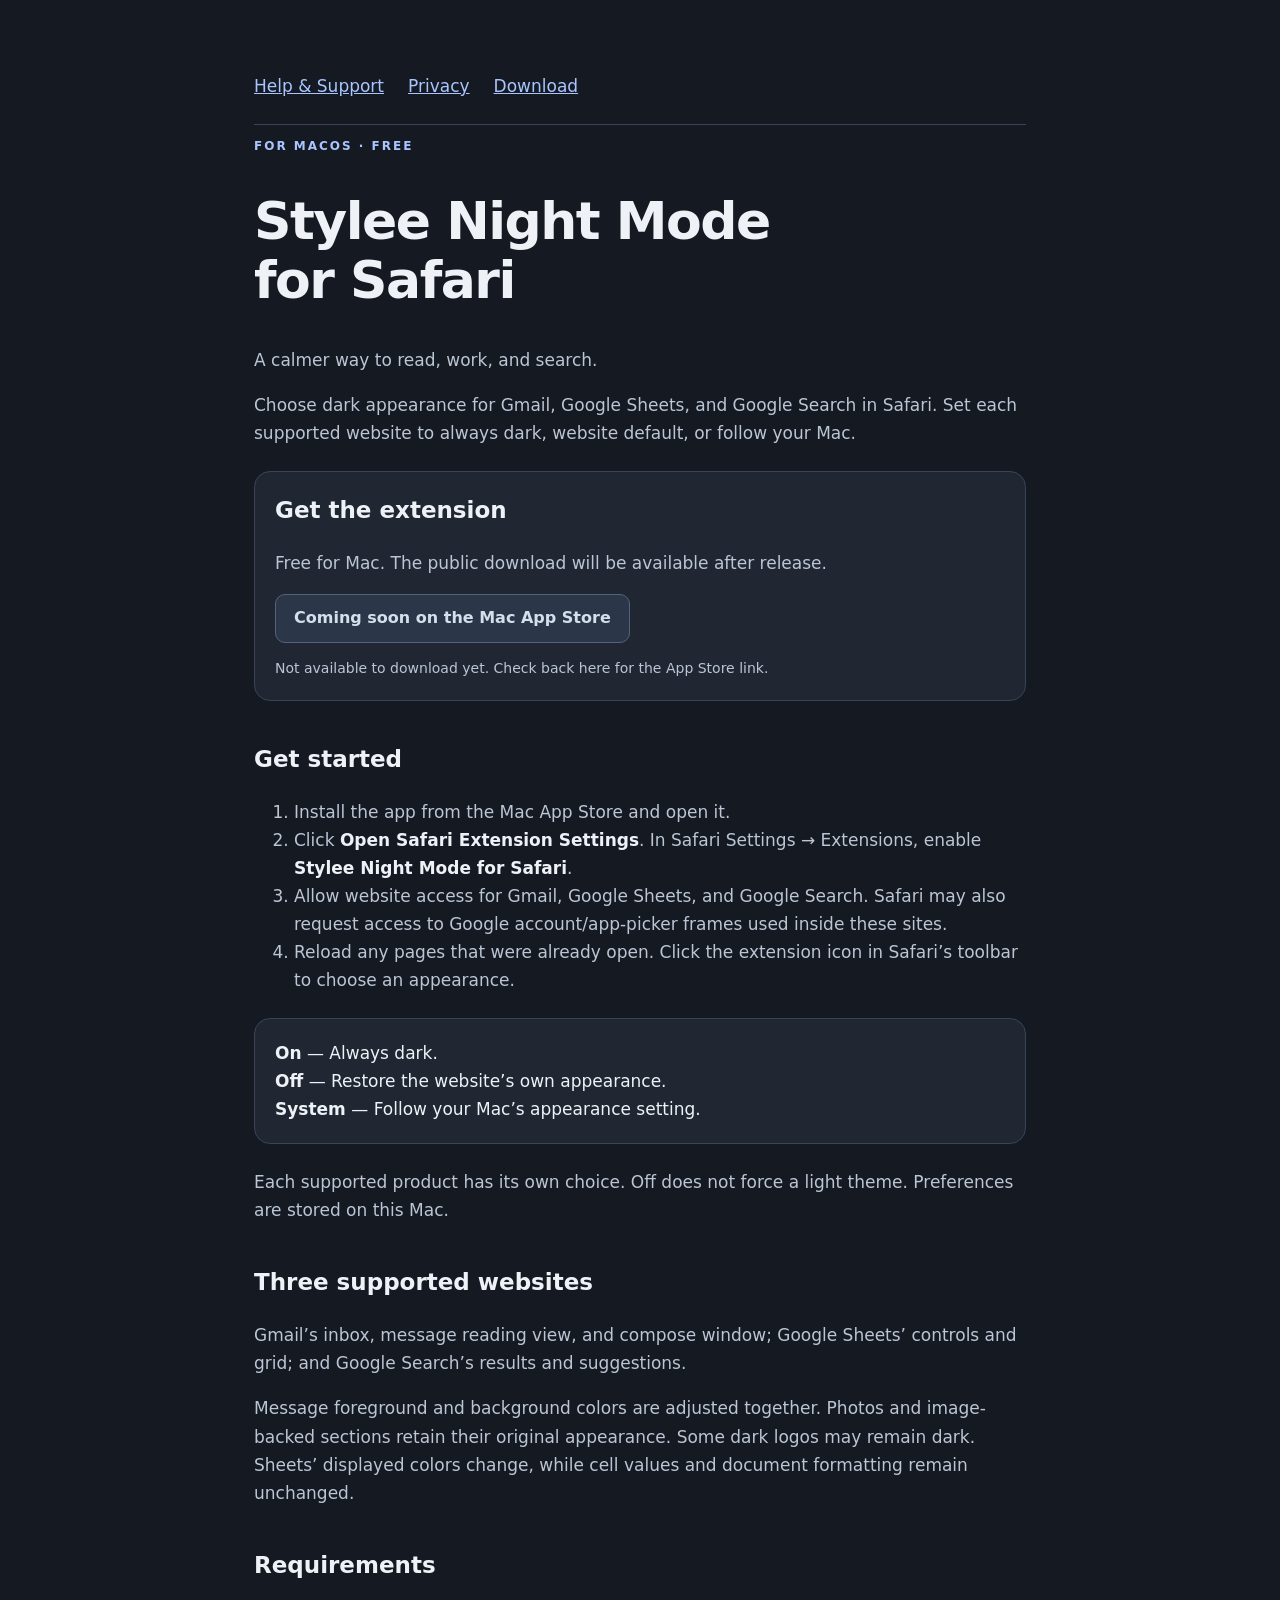
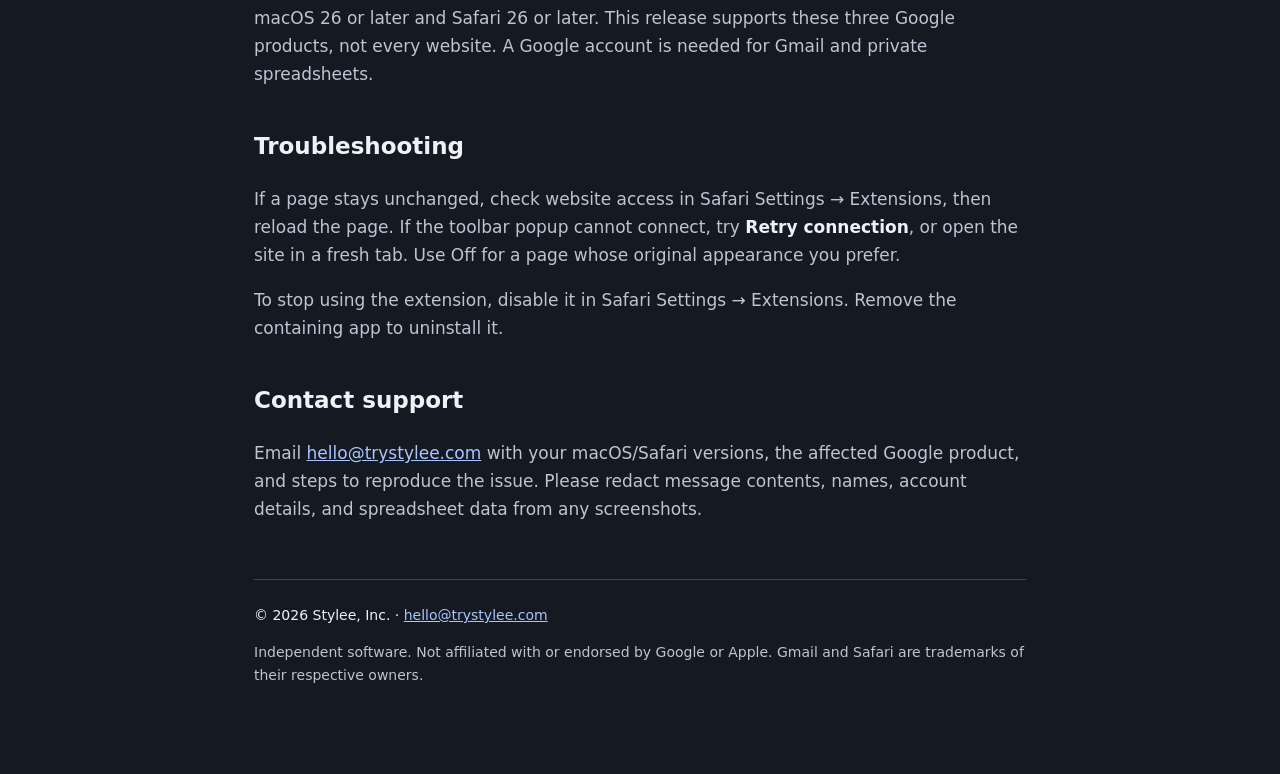
<file: site/index.html>
<!doctype html>
<html lang="en"><meta charset="utf-8"><meta name="viewport" content="width=device-width,initial-scale=1"><title>Stylee Night Mode for Safari — Help & Support</title><meta name="description" content="Stylee Night Mode for Safari: appearance controls for supported mail, spreadsheet, and search websites. Setup, support, and privacy."><link rel="stylesheet" href="style.css"><main><nav><a href="./">Help &amp; Support</a><a href="privacy.html">Privacy</a><a href="./#download">Download</a></nav><p class="eyebrow">For macOS · Free</p><h1>Stylee Night Mode<br>for Safari</h1><p>A calmer way to read, work, and search.</p><p>Choose dark appearance for Gmail, Google Sheets, and Google Search in Safari. Set each supported website to always dark, website default, or follow your Mac.</p><section id="download" class="card" aria-labelledby="download-title"><h2 id="download-title">Get the extension</h2><p>Free for Mac. The public download will be available after release.</p><!-- APP_STORE_DOWNLOAD: Replace the disabled button with an anchor using the verified live App Store URL at release. See docs/support-deployment.md. --><button class="download-button" type="button" disabled aria-describedby="download-status">Coming soon on the Mac App Store</button><p id="download-status">Not available to download yet. Check back here for the App Store link.</p></section><h2>Get started</h2><ol><li>Install the app from the Mac App Store and open it.</li><li>Click <strong>Open Safari Extension Settings</strong>. In Safari Settings → Extensions, enable <strong>Stylee Night Mode for Safari</strong>.</li><li>Allow website access for Gmail, Google Sheets, and Google Search. Safari may also request access to Google account/app-picker frames used inside these sites.</li><li>Reload any pages that were already open. Click the extension icon in Safari’s toolbar to choose an appearance.</li></ol><div class="card"><strong>On</strong> — Always dark.<br><strong>Off</strong> — Restore the website’s own appearance.<br><strong>System</strong> — Follow your Mac’s appearance setting.</div><p>Each supported product has its own choice. Off does not force a light theme. Preferences are stored on this Mac.</p><h2>Three supported websites</h2><p>Gmail’s inbox, message reading view, and compose window; Google Sheets’ controls and grid; and Google Search’s results and suggestions.</p><p>Message foreground and background colors are adjusted together. Photos and image-backed sections retain their original appearance. Some dark logos may remain dark. Sheets’ displayed colors change, while cell values and document formatting remain unchanged.</p><h2>Requirements</h2><p>macOS 26 or later and Safari 26 or later. This release supports these three Google products, not every website. A Google account is needed for Gmail and private spreadsheets.</p><h2>Troubleshooting</h2><p>If a page stays unchanged, check website access in Safari Settings → Extensions, then reload the page. If the toolbar popup cannot connect, try <strong>Retry connection</strong>, or open the site in a fresh tab. Use Off for a page whose original appearance you prefer.</p><p>To stop using the extension, disable it in Safari Settings → Extensions. Remove the containing app to uninstall it.</p><h2>Contact support</h2><p>Email <a href="mailto:hello@trystylee.com">hello@trystylee.com</a> with your macOS/Safari versions, the affected Google product, and steps to reproduce the issue. Please redact message contents, names, account details, and spreadsheet data from any screenshots.</p><footer>© 2026 Stylee, Inc. · <a href="mailto:hello@trystylee.com">hello@trystylee.com</a><p>Independent software. Not affiliated with or endorsed by Google or Apple. Gmail and Safari are trademarks of their respective owners.</p></footer></main></html>
</file>
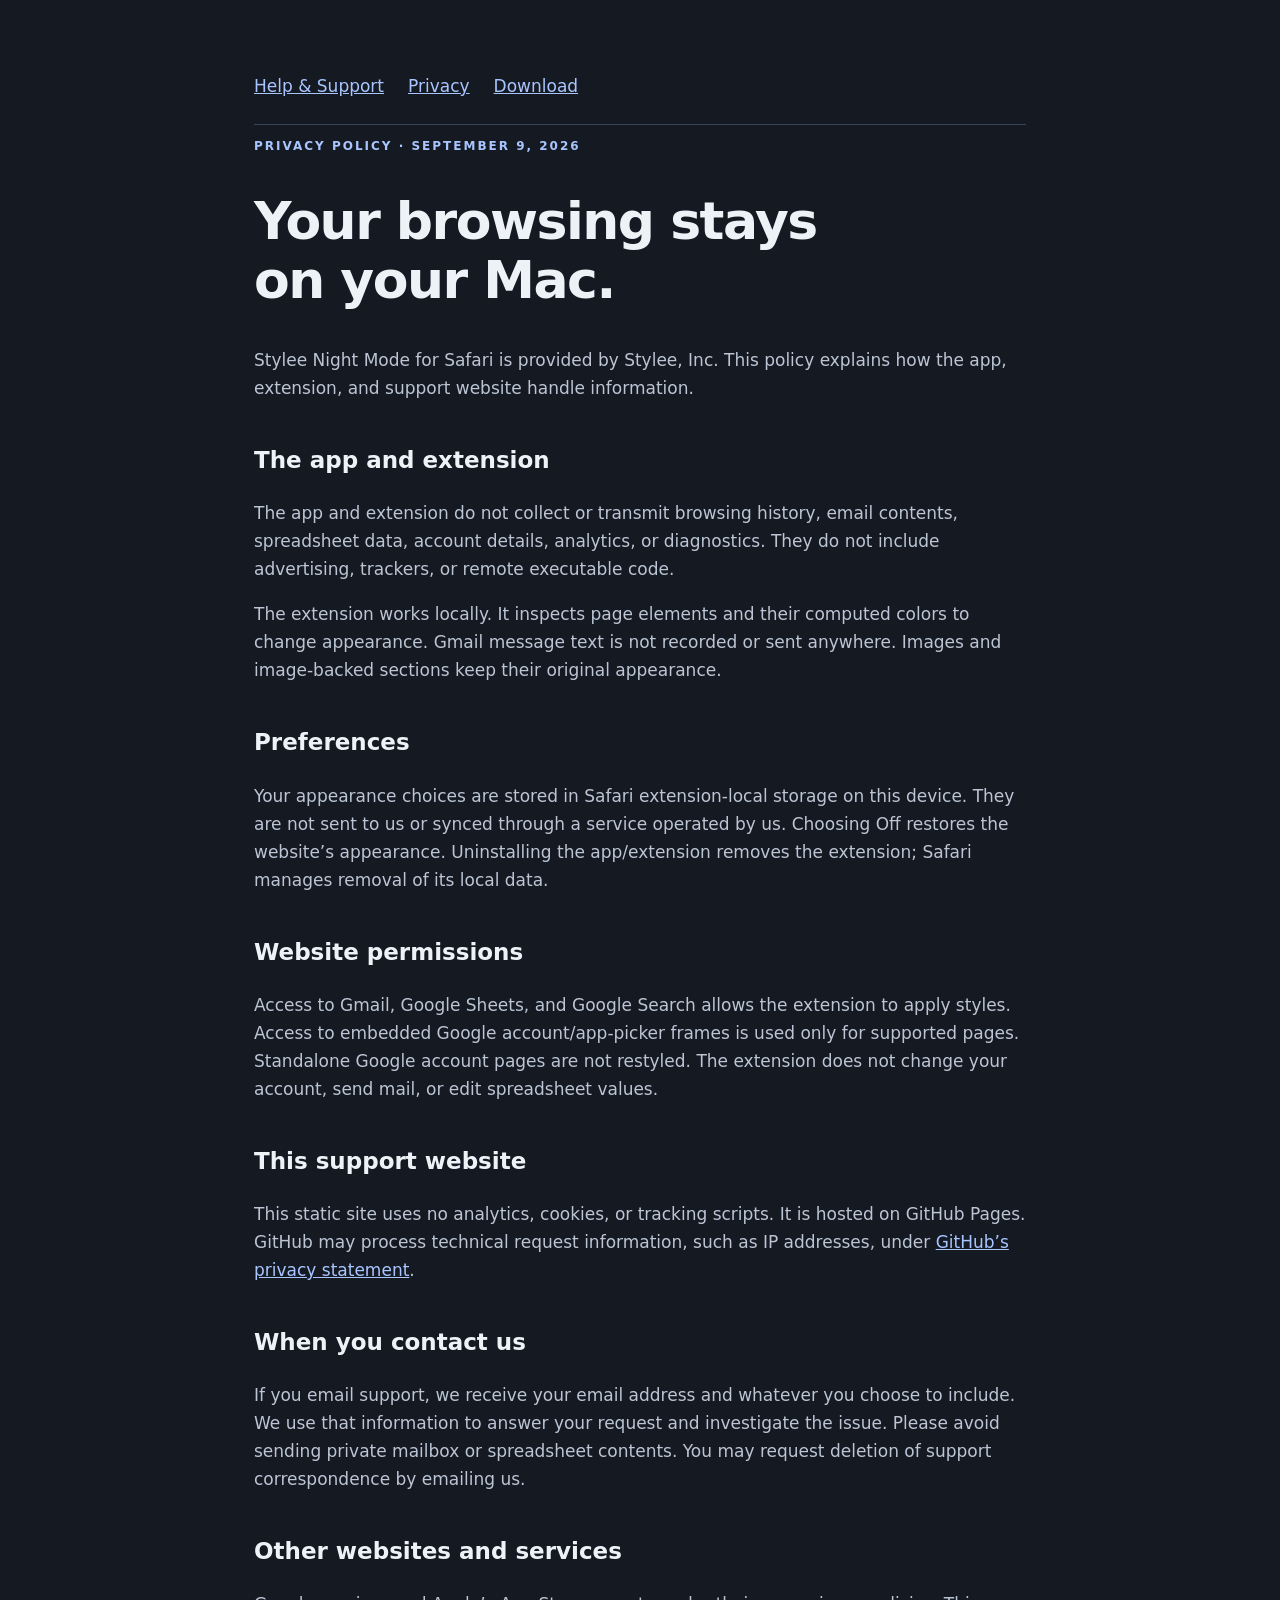
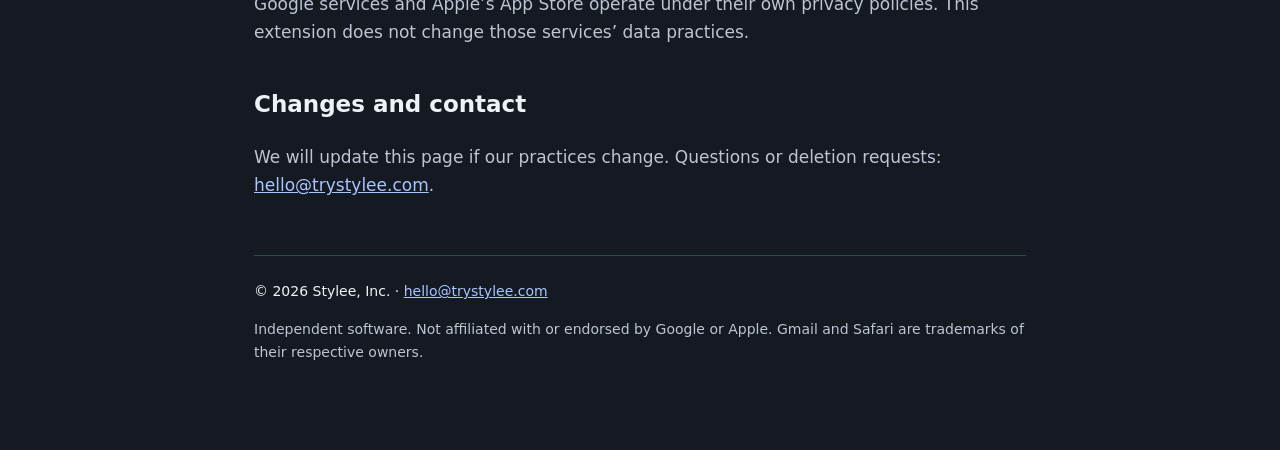
<file: site/privacy.html>
<!doctype html>
<html lang="en"><meta charset="utf-8"><meta name="viewport" content="width=device-width,initial-scale=1"><title>Privacy — Stylee Night Mode for Safari</title><meta name="description" content="Stylee Night Mode for Safari: appearance controls for supported mail, spreadsheet, and search websites. Setup, support, and privacy."><link rel="stylesheet" href="style.css"><main><nav><a href="./">Help &amp; Support</a><a href="privacy.html">Privacy</a><a href="./#download">Download</a></nav><p class="eyebrow">Privacy policy · September 9, 2026</p><h1>Your browsing stays<br>on your Mac.</h1><p>Stylee Night Mode for Safari is provided by Stylee, Inc. This policy explains how the app, extension, and support website handle information.</p><h2>The app and extension</h2><p>The app and extension do not collect or transmit browsing history, email contents, spreadsheet data, account details, analytics, or diagnostics. They do not include advertising, trackers, or remote executable code.</p><p>The extension works locally. It inspects page elements and their computed colors to change appearance. Gmail message text is not recorded or sent anywhere. Images and image-backed sections keep their original appearance.</p><h2>Preferences</h2><p>Your appearance choices are stored in Safari extension-local storage on this device. They are not sent to us or synced through a service operated by us. Choosing Off restores the website’s appearance. Uninstalling the app/extension removes the extension; Safari manages removal of its local data.</p><h2>Website permissions</h2><p>Access to Gmail, Google Sheets, and Google Search allows the extension to apply styles. Access to embedded Google account/app-picker frames is used only for supported pages. Standalone Google account pages are not restyled. The extension does not change your account, send mail, or edit spreadsheet values.</p><h2>This support website</h2><p>This static site uses no analytics, cookies, or tracking scripts. It is hosted on GitHub Pages. GitHub may process technical request information, such as IP addresses, under <a href="https://docs.github.com/en/site-policy/privacy-policies/github-general-privacy-statement">GitHub’s privacy statement</a>.</p><h2>When you contact us</h2><p>If you email support, we receive your email address and whatever you choose to include. We use that information to answer your request and investigate the issue. Please avoid sending private mailbox or spreadsheet contents. You may request deletion of support correspondence by emailing us.</p><h2>Other websites and services</h2><p>Google services and Apple’s App Store operate under their own privacy policies. This extension does not change those services’ data practices.</p><h2>Changes and contact</h2><p>We will update this page if our practices change. Questions or deletion requests: <a href="mailto:hello@trystylee.com">hello@trystylee.com</a>.</p><footer>© 2026 Stylee, Inc. · <a href="mailto:hello@trystylee.com">hello@trystylee.com</a><p>Independent software. Not affiliated with or endorsed by Google or Apple. Gmail and Safari are trademarks of their respective owners.</p></footer></main></html>
</file>
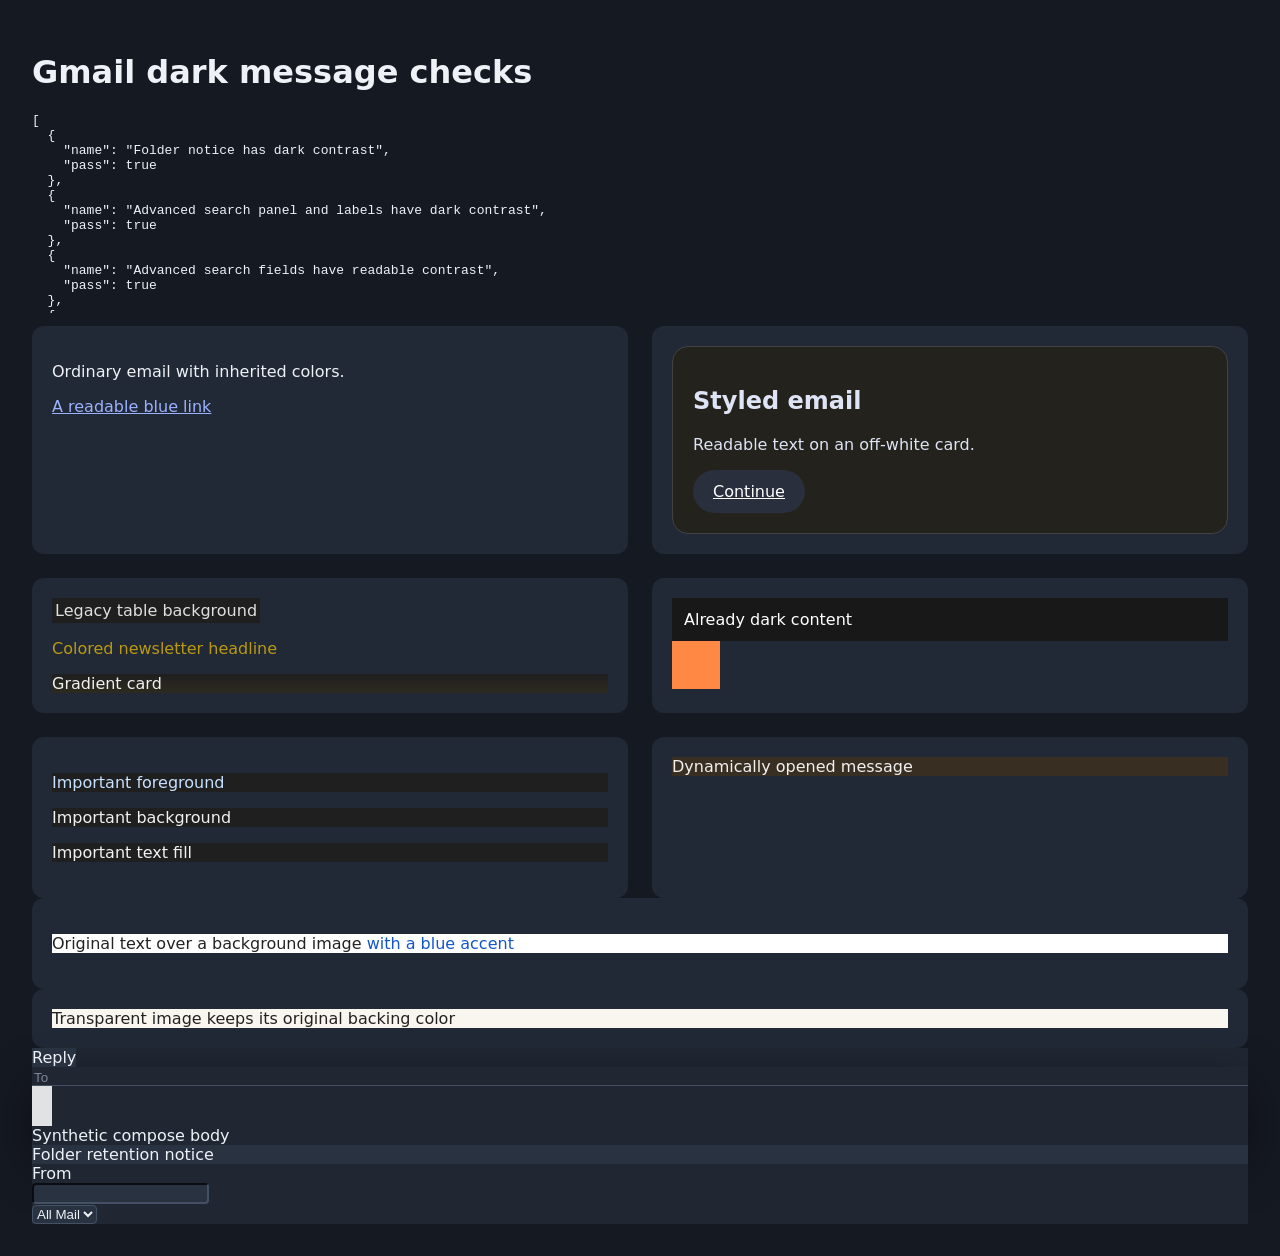
<file: tests/gmail-rendering.html>
<!doctype html>
<html data-sdm-product="gmail" data-sdm-host="mail.google.com">
<meta charset="utf-8">
<title>Gmail message rendering regression checks</title>
<link rel="stylesheet" href="../extension/base.css">
<link rel="stylesheet" href="../extension/gmail.css">
<style>
body { font-family: system-ui; padding: 24px; }
.messages { display: grid; grid-template-columns: 1fr 1fr; gap: 24px; }
.a3s { padding: 20px; border-radius: 12px; }
.card { background: #f8f6ee; color: #292f3c; padding: 20px; border: 1px solid #ccc; border-radius: 16px; }
.button { display: inline-block; color: white; background: #292f3c; padding: 12px 20px; border-radius: 24px; }
</style>
<h1>Gmail dark message checks</h1>
<pre id="results" style="max-height:200px;overflow:auto">Running…</pre>
<div class="messages">
<div class="a3s" id="plain"><p id="plain-copy">Ordinary email with inherited colors.</p><a id="plain-link" href="#" style="color:#1255cc">A readable blue link</a></div>
<div class="a3s" id="styled"><div class="card" id="card"><h2>Styled email</h2><p id="card-copy" style="color:#292f3c">Readable text on an off-white card.</p><a id="button" class="button" href="#">Continue</a></div></div>
<div class="a3s"><table bgcolor="#ffffff" style="color:#333"><tr><td id="table-copy">Legacy table background</td></tr></table><p id="accent" style="color:#bb9911">Colored newsletter headline</p><div id="gradient" style="background:linear-gradient(rgb(255,255,255),rgb(240,235,220));color:black">Gradient card</div></div>
<div class="a3s"><div id="dark-card" style="background:#181818;color:white;padding:12px">Already dark content</div><img id="image" alt="Original colors" width="48" height="48" src="data:image/svg+xml,%3Csvg xmlns='http://www.w3.org/2000/svg' width='48' height='48'%3E%3Crect fill='%23f84' width='48' height='48'/%3E%3C/svg%3E"></div>
<div class="a3s"><p id="important-fg" style="background:white;color:black!important">Important foreground</p><p id="important-bg" style="background:white!important;color:black">Important background</p><p id="important-fill" style="background:white!important;color:black!important;-webkit-text-fill-color:black!important">Important text fill</p></div>
</div>
<div class="a3s"><div id="image-region" style="background: white url(&quot;data:image/svg+xml,%3Csvg xmlns='http://www.w3.org/2000/svg' width='20' height='20'%3E%3Crect fill='white' width='20' height='20'/%3E%3C/svg%3E&quot;);color:#222"><p id="image-region-copy">Original text over a background image <span id="image-region-accent" style="color:#1255cc">with a blue accent</span></p></div></div>
<div class="a3s"><div style="background:#f8f6ee;color:#222"><div id="transparent-image-region" style="background-image:url(&quot;data:image/svg+xml,%3Csvg xmlns='http://www.w3.org/2000/svg' width='20' height='20'/%3E&quot;)">Transparent image keeps its original backing color</div></div></div>
<div id="footer" class="nr wR" style="background:white"><div class="amn"><span id="reply" class="ams" role="link" style="color:#444">Reply</span></div></div>
<!-- Both normal and expanded composers share M9; expanded mode adds a dialog ancestor. -->
<div role="dialog" class="nH Hd"><div class="M9">
  <div class="aoD"><div class="aGb" style="background:white"><div class="afx" role="listbox"><input id="compose-recipient" aria-label="Test recipient" style="border:0;border-radius:0" placeholder="To"></div></div></div>
  <div class="J-Z"><div role="button" class="J-Z-M-I"><div id="compose-format-icon" class="aaA" style="width:20px;height:20px;background-image:linear-gradient(black,black)"></div></div></div>
  <div class="aDh"><div role="button" class="a1 aaA" id="compose-attachment-icon" style="width:20px;height:20px;background-image:linear-gradient(black,black)"></div></div>
  <div class="Am" contenteditable="true" id="compose-body">Synthetic compose body</div>
</div></div>
<div class="ya" id="folder-notice" style="background:rgba(241,243,244,.87);color:#666">Folder retention notice</div>
<div class="ZF-Av" id="advanced-search" style="background:white;color:#222"><div class="SK ZF-zT"><div class="ZZ"><div class="w-Nw boo"><label id="filter-label" for="filter-input">From</label><div class="w-Pv"><input id="filter-input" class="ZH nr aQa"></div></div><select id="filter-select" style="border-radius:999px;box-shadow:0 20px 30px #aaa"><option>All Mail</option></select></div></div></div>
<script src="../extension/gmail-messages.js"></script>
<script>
const results = [];
const check = (name, pass) => { results.push({name,pass}); document.querySelector('#results').textContent = JSON.stringify(results,null,2); };
const color = (id, prop) => getComputedStyle(document.getElementById(id))[prop];
const rgb = value => value.match(/[\d.]+/g).slice(0,3).map(Number);
const lum = value => rgb(value).map(n=>n/255).map(n=>n<=.04045?n/12.92:((n+.055)/1.055)**2.4).reduce((a,n,i)=>a+n*[.2126,.7152,.0722][i],0);
const ratio = (a,b) => (Math.max(lum(a),lum(b))+.05)/(Math.min(lum(a),lum(b))+.05);
__safariDarkModeMessages.sync(true);
check('Folder notice has dark contrast', lum(color('folder-notice','backgroundColor'))<.1 && ratio(color('folder-notice','color'),color('folder-notice','backgroundColor'))>=4.5);
check('Advanced search panel and labels have dark contrast', lum(color('advanced-search','backgroundColor'))<.1 && ratio(color('filter-label','webkitTextFillColor'),color('advanced-search','backgroundColor'))>=4.5);
check('Advanced search fields have readable contrast', ratio(color('filter-input','webkitTextFillColor'),color('filter-input','backgroundColor'))>=4.5);
check('Filter controls do not inherit floating-card geometry', color('filter-select','borderRadius')==='4px' && color('filter-select','boxShadow')==='none');
check('Expanded compose formatting icon retained', color('compose-format-icon','backgroundImage')!=='none');
check('Expanded compose attachment icon retained', color('compose-attachment-icon','backgroundImage')!=='none');
check('Compose fields retain inline geometry', color('compose-recipient','borderWidth')==='0px' && color('compose-recipient','borderRadius')==='0px');
check('Recipient editor is not a floating suggestion card', getComputedStyle(document.querySelector('.afx')).borderRadius==='0px' && getComputedStyle(document.querySelector('.aGb')).backgroundColor==='rgba(0, 0, 0, 0)');
check('Compose body has readable dark colors', lum(color('compose-body','backgroundColor'))<.1 && ratio(color('compose-body','color'),color('compose-body','backgroundColor'))>=4.5);
check('Reply strip is dark', lum(color('footer','backgroundColor'))<.1 && ratio(color('reply','color'),color('reply','backgroundColor'))>=4.5);
check('Plain message is dark', lum(color('plain','backgroundColor')) < .1);
check('Plain text has contrast', ratio(color('plain-copy','color'),color('plain','backgroundColor'))>=4.5);
check('Neutral body copy stays bright', lum(color('plain-copy','color'))>.65);
check('Blue links retain their hue and contrast', rgb(color('plain-link','color'))[2]>rgb(color('plain-link','color'))[0]+30 && ratio(color('plain-link','color'),color('plain','backgroundColor'))>=4.5);
check('Off-white card becomes dark', lum(color('card','backgroundColor')) < .1);
check('Card text has contrast', ratio(color('card-copy','color'),color('card','backgroundColor'))>=4.5);
check('Newsletter accent has contrast', ratio(color('accent','color'), color('plain','backgroundColor'))>=4.5);
check('Gradient stops are dark', !color('gradient','backgroundImage').includes('255, 255, 255'));
check('Table text is readable', lum(color('table-copy','color'))>.3);
check('Button label has contrast', ratio(color('button','color'),color('button','backgroundColor'))>=4.5);
check('Already dark surface preserved', color('dark-card','backgroundColor')==='rgb(24, 24, 24)');
check('Images are unmodified', !document.getElementById('image').hasAttribute('data-sdm-message-colors') && color('image','filter')==='none');
for (const id of ['important-fg','important-bg','important-fill']) {
 check(id+' has paired dark contrast', lum(color(id,'backgroundColor'))<.1 && ratio(color(id,'webkitTextFillColor'),color(id,'backgroundColor'))>=4.5);
}
check('Image-backed region keeps original colors', color('image-region','backgroundColor')==='rgb(255, 255, 255)' && color('image-region-copy','color')==='rgb(34, 34, 34)' && color('image-region-accent','color')==='rgb(18, 85, 204)' && color('image-region','backgroundImage').includes('url('));
check('Transparent image keeps its original backing color', color('transparent-image-region','backgroundColor')==='rgb(248, 246, 238)' && color('transparent-image-region','color')==='rgb(34, 34, 34)');
const first = color('card-copy','color');
document.documentElement.setAttribute('data-sdm-disabled','');
__safariDarkModeMessages.sync(false);
check('Off restores native filter panel', color('advanced-search','backgroundColor')==='rgb(255, 255, 255)');
check('Off restores sender card', color('card','backgroundColor')==='rgb(248, 246, 238)' && color('card-copy','color')==='rgb(41, 47, 60)');
check('Off restores inline priorities', document.getElementById('important-fg').style.getPropertyPriority('color')==='important' && color('important-fg','color')==='rgb(0, 0, 0)' && color('important-bg','backgroundColor')==='rgb(255, 255, 255)' && document.getElementById('important-bg').style.getPropertyPriority('background-color')==='important');
document.documentElement.removeAttribute('data-sdm-disabled');
__safariDarkModeMessages.sync(true);
check('Re-enable is stable', color('card-copy','color')===first);
const late = document.createElement('div'); late.className='a3s'; late.id='late'; late.innerHTML='<div id="late-copy" style="color:#222;background:#fafafa">Dynamically opened message</div>'; document.querySelector('.messages').append(late);
setTimeout(()=>{
 check('New message gets dark styling', lum(color('late-copy','backgroundColor')) < .1 && ratio(color('late-copy','color'),color('late-copy','backgroundColor'))>=4.5);
 document.getElementById('late-copy').style.backgroundColor='#f0e0d0';
 document.getElementById('important-fg').style.setProperty('color', '#123456', 'important');
 setTimeout(()=>{
  check('Sender style updates get reprocessed', lum(color('late-copy','backgroundColor'))<.1);
  document.documentElement.setAttribute('data-sdm-disabled',''); __safariDarkModeMessages.sync(false);
  check('Off preserves newer sender important edits', color('important-fg','color')==='rgb(18, 52, 86)');
  document.documentElement.removeAttribute('data-sdm-disabled'); __safariDarkModeMessages.sync(true);
  check('Important styles remain readable after refresh', ratio(color('important-bg','color'),color('important-bg','backgroundColor'))>=4.5);
  let changes=0; const observer=new MutationObserver(records=>changes+=records.length); observer.observe(document.querySelector('.messages'),{subtree:true,attributes:true,childList:true});
  setTimeout(()=>{observer.disconnect();check('Observer settles without rewriting itself',changes===0);document.documentElement.dataset.testsComplete='true';},400);
 },180);
},180);
</script>
</html>
</file>
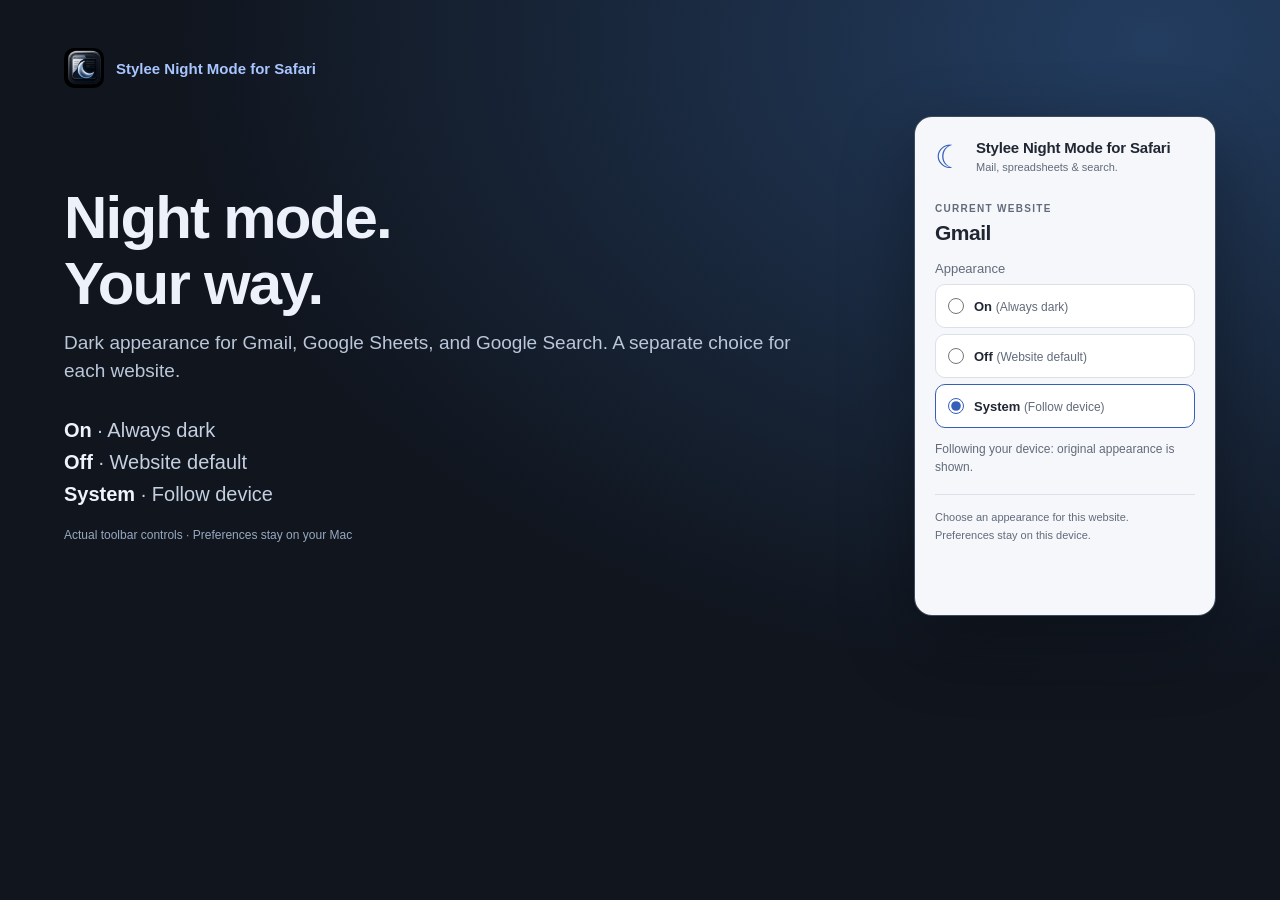
<file: docs/store/preview.html>
<!doctype html><html lang="en"><meta charset="utf-8"><meta name="viewport" content="width=device-width"><title>Store previews — sample content</title>
<style>*{box-sizing:border-box}body{margin:0;background:#10151e;color:#edf2fa;font-family:-apple-system,BlinkMacSystemFont,Arial,sans-serif}.page{padding:48px 64px;height:800px;background:radial-gradient(ellipse at 90% 5%,#233d60,transparent 60%)}.brand{display:flex;align-items:center;gap:12px;font-size:15px;font-weight:600;color:#a9c5ff}.brand img{width:40px;height:40px;border-radius:10px}h1{font-size:48px;line-height:1.1;letter-spacing:-1.8px;margin:24px 0 12px}p{color:#bac7d9;font-size:19px;line-height:1.5;margin:0}iframe{border:1px solid #3c4b60;border-radius:18px;width:100%;height:462px;margin-top:28px;background:#202733;box-shadow:0 25px 75px #0005}.caption{font-size:12px;color:#97a9c0;margin-top:16px}.split{display:grid;grid-template-columns:1fr 350px;gap:48px;align-items:center}.split iframe{height:500px;width:302px;justify-self:end}.split h1{font-size:60px}.bullet{margin-top:28px;font-size:20px;line-height:1.6;color:#c4d0e0}strong{color:#eff4fb}</style>
<div class="page"><div class="brand"><img src="../../extension/icons/icon-128.png">Stylee Night Mode for Safari</div><div id="layout"><h1 id="headline"></h1><p id="subtitle"></p><iframe id="demo" title="Extension styling with sample content"></iframe><p class="caption" id="caption">Sample content · Rendered with the extension’s styles</p></div></div>
<script>
const view=new URLSearchParams(location.search).get('view')||'controls';
const demo=document.querySelector('#demo');
const header=(title)=>`<header style="padding:20px 26px;background:#1b202a;color:#eef2f7;border-bottom:1px solid #394456;font-size:19px;font-weight:600">${title}<span style="float:right;font-size:13px;color:#aeb7c5">Sample content</span></header>`;
const doc=(css,body,script='')=>`<!doctype html><html data-sdm-product="${view==='sheets'?'sheets':'gmail'}"><base href="${new URL('../../extension/',location.href)}"><meta charset="utf-8"><link rel="stylesheet" href="base.css"><link rel="stylesheet" href="${css}.css"><style>*{box-sizing:border-box}body{margin:0;font:15px/1.5 -apple-system,BlinkMacSystemFont,Arial,sans-serif}button{font:inherit}a{color:#8ab4f8}</style>${body}<script>${script}<\/script></html>`;
if(view==='gmail'){
 document.querySelector('#headline').textContent='A calmer inbox.';
 document.querySelector('#subtitle').textContent='Dark appearance across Gmail’s inbox, messages, and compose window.';
 const rows=[['Maya Chen','The weekend reading list','10:24 AM'],['Studio Notes','A new idea for your next project','9:10 AM'],['Alex Rivera','Coffee next week?','Yesterday'],['Team Updates','Your weekly roundup','Yesterday'],['Book Club','Our next chapter','Monday'],['Travel Notes','A little inspiration','Monday']].map((r,i)=>`<div class="zA" style="padding:19px 18px;border-bottom:1px solid #394456;display:grid;grid-template-columns:22px 100px 1fr 75px;gap:8px;font-size:13px"><span>☆</span><strong>${r[0]}</strong><span>${r[1]}</span><span style="font-size:11px">${r[2]}</span></div>`).join('');
 demo.srcdoc=doc('gmail',header('Inbox')+`<div style="display:grid;grid-template-columns:145px 48% 1fr;height:410px"><aside style="padding:24px 16px;background:#151922;color:#aeb7c5">✎ Compose<br><br><strong style="color:#eef2f7">Inbox</strong><br><br>Starred<br><br>Sent<br><br>Drafts<br><br>Labels<br><br>Reading</aside><section>${rows}</section><section style="padding:25px;border-left:1px solid #394456"><h3 style="margin-top:0">The weekend reading list</h3><p style="font-size:12px;color:#aeb7c5">Maya Chen · 10:24 AM</p><div class="a3s"><p>Hi Alex,</p><p>A few thoughtful reads for a slower weekend.</p><p>Start with the short essay on finding time for the things you enjoy.</p><p><a href="#">Open the reading list →</a></p><p>Enjoy your weekend,<br>Maya</p></div></section></div>`);
} else if(view==='email'){
 document.querySelector('#headline').textContent='HTML emails, comfortably dark.';
 document.querySelector('#subtitle').textContent='Message colors adapt together. Photos keep their original appearance.';
 demo.srcdoc=doc('gmail',header('The Sunday Edit')+`<div class="a3s" style="padding:26px 54px;display:grid;grid-template-columns:1fr 1fr;gap:30px"><div style="background:#f8f6ee;color:#292f3c;border-radius:20px;padding:26px"><p style="letter-spacing:4px;font-size:12px">STUDIO NOTES</p><h2 style="font-size:34px;margin:14px 0">Make room for<br>a little inspiration.</h2><p>A collection of ideas for a more thoughtful week.</p><a style="display:inline-block;padding:10px 20px;border-radius:24px;background:#254c77;color:white" href="#">Read this week’s edit</a></div><div style="background:#fff;color:#202124;border-radius:20px;padding:26px"><h2>Three small things</h2><p>01 · Revisit a favorite book.</p><p>02 · Take the scenic route.</p><p>03 · Make something just for fun.</p><p style="color:#1255cc">See you next Sunday.</p></div></div>`);
 demo.onload=()=>{const s=demo.contentDocument.createElement('script');s.src='gmail-messages.js';s.onload=()=>demo.contentWindow.__safariDarkModeMessages.sync(true);demo.contentDocument.body.append(s)};
} else if(view==='sheets'){
 document.querySelector('#headline').textContent='Spreadsheets, after dark.';
 document.querySelector('#subtitle').textContent='Dark controls and grid for Google Sheets. Document formatting stays intact.';
 demo.srcdoc=doc('sheets',header('Weekly planner')+`<div style="padding:12px 24px;background:#293241;color:#eef2f7">File　Edit　View　Insert　Format　Data　Tools</div><div style="padding:12px 24px;border-bottom:1px solid #445064;color:#eef2f7">↶　↷　　100%　　Sans Serif　　11　　<b>B</b>　<i>I</i>　　▦　　≡</div><div class="grid-container"><div class="grid-table-container"><canvas id="grid" width="1150" height="285" style="width:100%;height:285px"></canvas></div></div><div style="background:#202733;padding:10px 24px;color:#a9c5ff">＋　　Weekly planner ▾　　 Notes ▾</div>`,`const c=document.querySelector('#grid'),x=c.getContext('2d');x.fillStyle='#fff';x.fillRect(0,0,1150,285);const rows=[['','A','B','C','D','E','F'],['1','Project','Mon','Tue','Wed','Thu','Fri'],['2','Reading','30 min','30 min','30 min','30 min','30 min'],['3','Focus time','2 hours','2 hours','2 hours','2 hours','2 hours'],['4','Outside','Walk','Cycle','Walk','Walk','Hike'],['5','Creative time','Sketch','Write','Sketch','Write','Create'],['6','','','','','',''],['7','','','','','','']];rows.forEach((r,ri)=>r.forEach((v,ci)=>{let w=ci?183:52,px=ci?52+(ci-1)*183:0,py=ri*35;x.fillStyle=ri===0||ci===0?'#f1f3f4':ri===1?'#b7ddcc':'#fff';x.fillRect(px,py,w,35);x.strokeStyle='#dadce0';x.strokeRect(px,py,w,35);x.fillStyle='#202124';x.font=(ri===1?'bold ':'')+'14px Arial';x.fillText(v,px+12,py+23)}));`);
 document.querySelector('#caption').textContent='Sample sheet · Actual canvas filter · Displayed cell colors change';
} else {
 document.querySelector('#layout').className='split';
 document.querySelector('#layout').innerHTML='<div><h1>Night mode.<br>Your way.</h1><p>Dark appearance for Gmail, Google Sheets, and Google Search. A separate choice for each website.</p><div class="bullet"><strong>On</strong> · Always dark<br><strong>Off</strong> · Website default<br><strong>System</strong> · Follow device</div><p class="caption">Actual toolbar controls · Preferences stay on your Mac</p></div><iframe id="popup" title="Appearance controls"></iframe>';
 fetch('../../extension/popup/popup.html').then(r=>r.text()).then(html=>{html=html.replace('<head>','<head><base href="'+new URL('../../extension/popup/',location.href)+'">');const mock=`<script>window.browser={runtime:{},tabs:{query:(o,c)=>c([{id:1,url:'https://mail.google.com/'}]),sendMessage:(i,m,o,c)=>c({product:'gmail',mode:'system'})},storage:{local:{get:(k,c)=>c({enabledBySite:{gmail:'system'}}),set:(d,c)=>c()}}};<\/script>`;html=html.replace('<script src="popup.js">',mock+'<script src="popup.js">');document.querySelector('#popup').srcdoc=html});
}
</script></html>
</file>
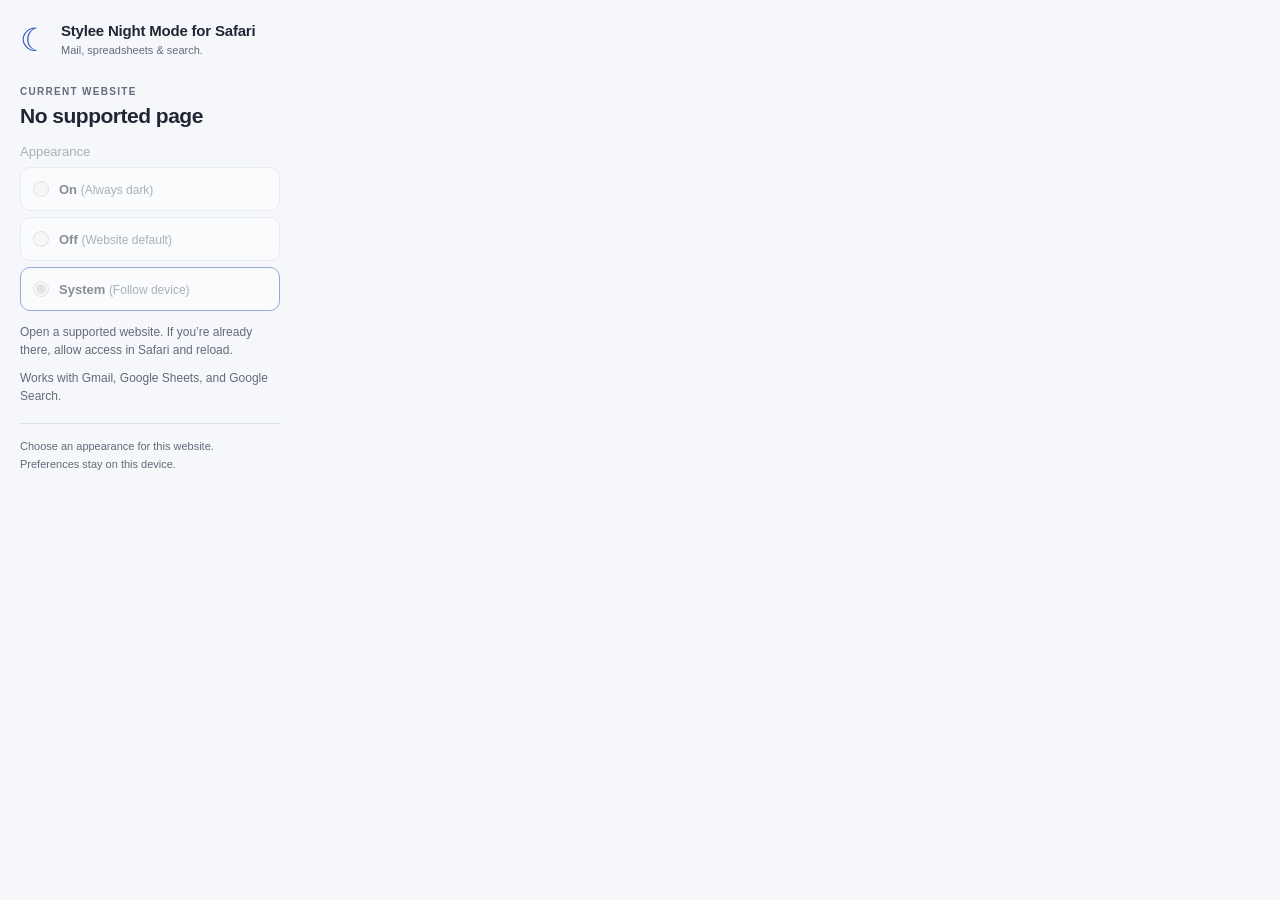
<file: extension/popup/popup.html>
<!doctype html>
<html lang="en">
  <head>
    <meta charset="utf-8">
    <meta name="viewport" content="width=device-width, initial-scale=1">
    <link rel="stylesheet" href="popup.css">
    <title>Stylee Night Mode for Safari</title>
  </head>
  <body>
    <main>
      <header>
        <span class="moon" aria-hidden="true">☾</span>
        <div><h1>Stylee Night Mode for Safari</h1><p class="subtitle">Mail, spreadsheets &amp; search.</p></div>
      </header>
      <p class="eyebrow">CURRENT WEBSITE</p>
      <h2 id="site-label">Checking this page…</h2>
      <fieldset id="appearance-mode" disabled aria-describedby="appearance-status">
        <legend>Appearance</legend>
        <label class="appearance-choice">
          <input type="radio" name="appearance" value="dark">
          <span><strong>On</strong> <span class="choice-detail">(Always dark)</span></span>
        </label>
        <label class="appearance-choice">
          <input type="radio" name="appearance" value="off">
          <span><strong>Off</strong> <span class="choice-detail">(Website default)</span></span>
        </label>
        <label class="appearance-choice">
          <input type="radio" name="appearance" value="system">
          <span><strong>System</strong> <span class="choice-detail">(Follow device)</span></span>
        </label>
      </fieldset>
      <p id="appearance-status" role="status" aria-live="polite">Connecting to this page…</p>
      <button id="retry-connection" type="button" hidden>Retry connection</button>
      <p id="unsupported" hidden>Works with Gmail, Google Sheets, and Google Search.</p>
      <footer>Choose an appearance for this website.<br>Preferences stay on this device.</footer>
    </main>
    <script src="../site-registry.js"></script>
    <script src="popup.js"></script>
  </body>
</html>
</file>
<file: site/style.css>
*{box-sizing:border-box}body{margin:0;background:#151922;color:#eef2f7;font:17px/1.65 system-ui,sans-serif}main{max-width:820px;margin:auto;padding:72px 24px}h1{font-size:clamp(32px,6vw,52px);line-height:1.15;letter-spacing:-1.5px}h2{margin-top:40px;font-size:23px}p,li{color:#bbc5d4}a{color:#a9c5ff}nav{display:flex;gap:24px;border-bottom:1px solid #394456;padding-bottom:24px}footer{margin-top:56px;border-top:1px solid #394456;padding-top:24px;font-size:14px}.eyebrow{color:#a9c5ff;text-transform:uppercase;letter-spacing:2px;font-size:12px;font-weight:700}.card{background:#202733;border:1px solid #394456;border-radius:16px;padding:20px;margin:24px 0}strong{color:#eef2f7}

nav{flex-wrap:wrap}#download{scroll-margin-top:24px}#download h2{margin-top:0}.download-button{display:inline-block;max-width:100%;border:1px solid #52637b;border-radius:10px;padding:12px 18px;background:#2b3749;color:#d5deeb;font:600 16px/1.4 system-ui,sans-serif;text-align:center;text-decoration:none}.download-button:disabled{opacity:1;cursor:default}#download-status{font-size:14px;margin-bottom:0}
</file>
<file: extension/base.css>
:root:not([data-sdm-disabled]) {
  color-scheme: dark !important;
  --pavel-safari-dark-mode-base: applied;
  --sdm-bg: #151922;
  --sdm-bg-elevated: #1b202a;
  --sdm-surface: #202733;
  --sdm-surface-2: #293241;
  --sdm-surface-3: #344052;
  --sdm-border: #445064;
  --sdm-border-strong: #596273;
  --sdm-text: #eef2f7;
  --sdm-muted: #aeb7c5;
  --sdm-dim: #7d8796;
  --sdm-accent: #8ab4f8;
  --sdm-accent-bg: #243957;
  --sdm-selected: #1e3558;
  --sdm-selected-hover: #263f66;
}

:root:not([data-sdm-disabled]),
:root:not([data-sdm-disabled]) body {
  background: var(--sdm-bg) !important;
  color: var(--sdm-text) !important;
}

:root:not([data-sdm-disabled]) input:where(:not(.a3s *)),
:root:not([data-sdm-disabled]) textarea:where(:not(.a3s *)),
:root:not([data-sdm-disabled]) select:where(:not(.a3s *)) {
  background: var(--sdm-surface-2) !important;
  border-color: var(--sdm-border) !important;
  color: var(--sdm-text) !important;
}

:root:not([data-sdm-disabled]) input:where(:not(.a3s *))::placeholder,
:root:not([data-sdm-disabled]) textarea:where(:not(.a3s *))::placeholder {
  color: var(--sdm-dim) !important;
}

:root:not([data-sdm-disabled]) ::selection {
  background: #31588f !important;
  color: #ffffff !important;
}

:root:not([data-sdm-disabled]) ::-webkit-scrollbar {
  width: 12px;
  height: 12px;
}

:root:not([data-sdm-disabled]) ::-webkit-scrollbar-track {
  background: var(--sdm-bg) !important;
}

:root:not([data-sdm-disabled]) ::-webkit-scrollbar-thumb {
  background: var(--sdm-surface-3) !important;
  border: 3px solid var(--sdm-bg) !important;
  border-radius: 999px !important;
}
</file>
<file: extension/gmail.css>
:root:not([data-sdm-disabled]):where(:not(.a3s, .a3s *)) {
  --pavel-safari-dark-mode-gmail: applied;
}

:root:not([data-sdm-disabled]) body:where(:not(.a3s, .a3s *)),
:root:not([data-sdm-disabled]) div[role="application"]:where(:not(.a3s, .a3s *)),
:root:not([data-sdm-disabled]) .bkK:where(:not(.a3s, .a3s *)),
:root:not([data-sdm-disabled]) .aeJ:where(:not(.a3s, .a3s *)),
:root:not([data-sdm-disabled]) .aeH:where(:not(.a3s, .a3s *)),
:root:not([data-sdm-disabled]) .aeI:where(:not(.a3s, .a3s *)),
:root:not([data-sdm-disabled]) .ae3:where(:not(.a3s, .a3s *)),
:root:not([data-sdm-disabled]) .ae4:where(:not(.a3s, .a3s *)),
:root:not([data-sdm-disabled]) .aim:where(:not(.a3s, .a3s *)),
:root:not([data-sdm-disabled]) .ain:where(:not(.a3s, .a3s *)),
:root:not([data-sdm-disabled]) .aia:where(:not(.a3s, .a3s *)),
:root:not([data-sdm-disabled]) .nH .nH:where(:not(.a3s, .a3s *)),
:root:not([data-sdm-disabled]) .nH:where(:not(.a3s, .a3s *)),
:root:not([data-sdm-disabled]) .aeN:where(:not(.a3s, .a3s *)),
:root:not([data-sdm-disabled]) .aeF:where(:not(.a3s, .a3s *)),
:root:not([data-sdm-disabled]) .AO:where(:not(.a3s, .a3s *)),
:root:not([data-sdm-disabled]) .Tm:where(:not(.a3s, .a3s *)),
:root:not([data-sdm-disabled]) .aic:where(:not(.a3s, .a3s *)),
:root:not([data-sdm-disabled]) [role="main"]:where(:not(.a3s, .a3s *)),
:root:not([data-sdm-disabled]) [role="navigation"]:where(:not(.a3s, .a3s *)),
:root:not([data-sdm-disabled]) [role="complementary"]:where(:not(.a3s, .a3s *)) {
  background: var(--sdm-bg) !important;
  color: var(--sdm-text) !important;
}

:root:not([data-sdm-disabled]) header:where(:not(.a3s, .a3s *)),
:root:not([data-sdm-disabled]) .gb_Td:where(:not(.a3s, .a3s *)),
:root:not([data-sdm-disabled]) .gb_Dd:where(:not(.a3s, .a3s *)),
:root:not([data-sdm-disabled]) .gb_Fd:where(:not(.a3s, .a3s *)),
:root:not([data-sdm-disabled]) .gb_Ue:where(:not(.a3s, .a3s *)),
:root:not([data-sdm-disabled]) .gb_2d:where(:not(.a3s, .a3s *)),
:root:not([data-sdm-disabled]) .G-atb:where(:not(.a3s, .a3s *)),
:root:not([data-sdm-disabled]) .G-tF:where(:not(.a3s, .a3s *)),
:root:not([data-sdm-disabled]) .bAw:where(:not(.a3s, .a3s *)),
:root:not([data-sdm-disabled]) .bq9:where(:not(.a3s, .a3s *)),
:root:not([data-sdm-disabled]) .brC-aT5-aOt-Jw:where(:not(.a3s, .a3s *)) {
  background: var(--sdm-bg-elevated) !important;
  color: var(--sdm-text) !important;
}

:root:not([data-sdm-disabled]) .aAU:where(:not(.a3s, .a3s *)),
:root:not([data-sdm-disabled]) .gb_qe:where(:not(.a3s, .a3s *)),
:root:not([data-sdm-disabled]) .gb_2e:where(:not(.a3s, .a3s *)),
:root:not([data-sdm-disabled]) .gb_Ze:where(:not(.a3s, .a3s *)) {
  background: var(--sdm-surface-2) !important;
  color: var(--sdm-text) !important;
}

:root:not([data-sdm-disabled]) .aAU [style*="background-color: rgb(255, 255, 255)"]:where(:not(.a3s, .a3s *)),
:root:not([data-sdm-disabled]) .aAU [style*="background-color: rgb(248, 250, 253)"]:where(:not(.a3s, .a3s *)),
:root:not([data-sdm-disabled]) .aAU [style*="background-color: rgb(241, 243, 244)"]:where(:not(.a3s, .a3s *)),
:root:not([data-sdm-disabled]) .aAU [style*="background-color: #fff"]:where(:not(.a3s, .a3s *)),
:root:not([data-sdm-disabled]) .aAU [style*="background-color:#fff"]:where(:not(.a3s, .a3s *)),
:root:not([data-sdm-disabled]) .aAU [style*="background-color: #ffffff"]:where(:not(.a3s, .a3s *)),
:root:not([data-sdm-disabled]) .aAU [style*="background-color:#ffffff"]:where(:not(.a3s, .a3s *)),
:root:not([data-sdm-disabled]) .aAU [style*="background: rgb(255, 255, 255)"]:where(:not(.a3s, .a3s *)),
:root:not([data-sdm-disabled]) .aAU [style*="background: rgb(248, 250, 253)"]:where(:not(.a3s, .a3s *)),
:root:not([data-sdm-disabled]) .aAU [style*="background: rgb(241, 243, 244)"]:where(:not(.a3s, .a3s *)),
:root:not([data-sdm-disabled]) .aAU [style*="background: #fff"]:where(:not(.a3s, .a3s *)),
:root:not([data-sdm-disabled]) .aAU [style*="background:#fff"]:where(:not(.a3s, .a3s *)),
:root:not([data-sdm-disabled]) .aAU [style*="background: #ffffff"]:where(:not(.a3s, .a3s *)),
:root:not([data-sdm-disabled]) .aAU [style*="background:#ffffff"]:where(:not(.a3s, .a3s *)),
:root:not([data-sdm-disabled]) .gb_qe [style*="background-color: rgb(255, 255, 255)"]:where(:not(.a3s, .a3s *)),
:root:not([data-sdm-disabled]) .gb_qe [style*="background: rgb(255, 255, 255)"]:where(:not(.a3s, .a3s *)),
:root:not([data-sdm-disabled]) .gb_2e [style*="background-color: rgb(255, 255, 255)"]:where(:not(.a3s, .a3s *)),
:root:not([data-sdm-disabled]) .gb_2e [style*="background: rgb(255, 255, 255)"]:where(:not(.a3s, .a3s *)),
:root:not([data-sdm-disabled]) .gb_Ze [style*="background-color: rgb(255, 255, 255)"]:where(:not(.a3s, .a3s *)),
:root:not([data-sdm-disabled]) .gb_Ze [style*="background: rgb(255, 255, 255)"]:where(:not(.a3s, .a3s *)) {
  background: transparent !important;
  background-color: transparent !important;
}

:root:not([data-sdm-disabled]) form[role="search"]#aso_search_form_anchor:where(:not(.a3s, .a3s *)),
:root:not([data-sdm-disabled]) form[role="search"]:where(:not(.a3s, .a3s *)),
:root:not([data-sdm-disabled]) [role="search"]:where(:not(.a3s, .a3s *)),
:root:not([data-sdm-disabled]) .gb_Ze[role="search"]:where(:not(.a3s, .a3s *)),
:root:not([data-sdm-disabled]) [gh="s"]:where(:not(.a3s, .a3s *)),
:root:not([data-sdm-disabled]) .gb_Md.gb_Ze:where(:not(.a3s, .a3s *)) {
  background: var(--sdm-surface-2) !important;
  border-color: var(--sdm-border) !important;
  color: var(--sdm-text) !important;
}

:root:not([data-sdm-disabled]) .aAU input:where(:not(.a3s, .a3s *)),
:root:not([data-sdm-disabled]) input[aria-label="Ask Gmail"]:where(:not(.a3s, .a3s *)),
:root:not([data-sdm-disabled]) input[aria-label="Search mail"]:where(:not(.a3s, .a3s *)),
:root:not([data-sdm-disabled]) input[aria-label="Search in mail"]:where(:not(.a3s, .a3s *)),
:root:not([data-sdm-disabled]) input[placeholder="Ask Gmail"]:where(:not(.a3s, .a3s *)),
:root:not([data-sdm-disabled]) form[role="search"] input[name="q"]:where(:not(.a3s, .a3s *)),
:root:not([data-sdm-disabled]) form[role="search"] textarea[name="q"]:where(:not(.a3s, .a3s *)),
:root:not([data-sdm-disabled]) [role="search"] input:where(:not(.a3s, .a3s *)),
:root:not([data-sdm-disabled]) [role="search"] textarea:where(:not(.a3s, .a3s *)),
:root:not([data-sdm-disabled]) input[name="q"]:where(:not(.a3s, .a3s *)),
:root:not([data-sdm-disabled]) textarea[name="q"]:where(:not(.a3s, .a3s *)),
:root:not([data-sdm-disabled]) [aria-label="Ask Gmail"] input:where(:not(.a3s, .a3s *)),
:root:not([data-sdm-disabled]) [aria-label="Search mail"] input:where(:not(.a3s, .a3s *)),
:root:not([data-sdm-disabled]) [aria-label="Search in mail"] input:where(:not(.a3s, .a3s *)) {
  background: transparent !important;
  border-color: transparent !important;
  box-shadow: none !important;
  color: var(--sdm-text) !important;
  -webkit-text-fill-color: var(--sdm-text) !important;
  caret-color: var(--sdm-accent) !important;
  min-width: 8rem !important;
  opacity: 1 !important;
  visibility: visible !important;
}

:root:not([data-sdm-disabled]) .aAU input:where(:not(.a3s, .a3s *))::placeholder,
:root:not([data-sdm-disabled]) input[aria-label="Ask Gmail"]:where(:not(.a3s, .a3s *))::placeholder,
:root:not([data-sdm-disabled]) input[aria-label="Search mail"]:where(:not(.a3s, .a3s *))::placeholder,
:root:not([data-sdm-disabled]) input[aria-label="Search in mail"]:where(:not(.a3s, .a3s *))::placeholder,
:root:not([data-sdm-disabled]) input[placeholder="Ask Gmail"]:where(:not(.a3s, .a3s *))::placeholder,
:root:not([data-sdm-disabled]) [role="search"] input:where(:not(.a3s, .a3s *))::placeholder,
:root:not([data-sdm-disabled]) [role="search"] textarea:where(:not(.a3s, .a3s *))::placeholder {
  color: var(--sdm-muted) !important;
  -webkit-text-fill-color: var(--sdm-muted) !important;
  opacity: 1 !important;
}

:root:not([data-sdm-disabled]) .aAU [role="button"]:where(:not(.a3s, .a3s *)),
:root:not([data-sdm-disabled]) .aAU button:where(:not(.a3s, .a3s *)) {
  background: transparent !important;
  border-color: transparent !important;
  color: var(--sdm-text) !important;
  fill: var(--sdm-text) !important;
}

:root:not([data-sdm-disabled]) .aAU [role="button"]:hover:where(:not(.a3s, .a3s *)),
:root:not([data-sdm-disabled]) .aAU button:hover:where(:not(.a3s, .a3s *)) {
  background: rgba(255, 255, 255, 0.06) !important;
  color: var(--sdm-text) !important;
  fill: var(--sdm-text) !important;
}

:root:not([data-sdm-disabled]) .T-I:where(:not(.a3s, .a3s *)),
:root:not([data-sdm-disabled]) .J-J5-Ji:where(:not(.a3s, .a3s *)),
:root:not([data-sdm-disabled]) .J-Ke:where(:not(.a3s, .a3s *)),
:root:not([data-sdm-disabled]) a.J-Ke:where(:not(.a3s, .a3s *)),
:root:not([data-sdm-disabled]) a.J-Ke.n0.uA:where(:not(.a3s, .a3s *)) {
  color: var(--sdm-text) !important;
}

:root:not([data-sdm-disabled]) a.J-Ke.n0.uA:where(:not(.a3s, .a3s *)),
:root:not([data-sdm-disabled]) [role="navigation"] [aria-current="page"] a.J-Ke:where(:not(.a3s, .a3s *)) {
  color: var(--sdm-text) !important;
}

:root:not([data-sdm-disabled]) .zA:where(:not(.a3s, .a3s *)),
:root:not([data-sdm-disabled]) .yO:where(:not(.a3s, .a3s *)),
:root:not([data-sdm-disabled]) .x7:where(:not(.a3s, .a3s *)),
:root:not([data-sdm-disabled]) .Cp:where(:not(.a3s, .a3s *)),
:root:not([data-sdm-disabled]) .UI:where(:not(.a3s, .a3s *)),
:root:not([data-sdm-disabled]) .F:where(:not(.a3s, .a3s *)),
:root:not([data-sdm-disabled]) .BltHke:where(:not(.a3s, .a3s *)),
:root:not([data-sdm-disabled]) .aDP:where(:not(.a3s, .a3s *)),
:root:not([data-sdm-disabled]) .adC:where(:not(.a3s, .a3s *)),
:root:not([data-sdm-disabled]) .adF:where(:not(.a3s, .a3s *)),
:root:not([data-sdm-disabled]) .if:where(:not(.a3s, .a3s *)),
:root:not([data-sdm-disabled]) td.xY:where(:not(.a3s, .a3s *)),
:root:not([data-sdm-disabled]) .xS:where(:not(.a3s, .a3s *)),
:root:not([data-sdm-disabled]) .xT:where(:not(.a3s, .a3s *)),
:root:not([data-sdm-disabled]) .yi:where(:not(.a3s, .a3s *)),
:root:not([data-sdm-disabled]) .y6:where(:not(.a3s, .a3s *)) {
  background: var(--sdm-surface) !important;
  color: var(--sdm-text) !important;
  border-color: var(--sdm-border) !important;
}

:root:not([data-sdm-disabled]) .zA:hover:where(:not(.a3s, .a3s *)),
:root:not([data-sdm-disabled]) .yO:hover:where(:not(.a3s, .a3s *)),
:root:not([data-sdm-disabled]) .x7:hover:where(:not(.a3s, .a3s *)),
:root:not([data-sdm-disabled]) [aria-selected="true"]:where(:not(.a3s, .a3s *)) {
  background: var(--sdm-surface-2) !important;
}

:root:not([data-sdm-disabled]) .TO.NQ:where(:not(.a3s, .a3s *)),
:root:not([data-sdm-disabled]) .TO:hover:where(:not(.a3s, .a3s *)),
:root:not([data-sdm-disabled]) .aim:hover:where(:not(.a3s, .a3s *)),
:root:not([data-sdm-disabled]) [role="navigation"] [aria-current="page"]:where(:not(.a3s, .a3s *)) {
  background: var(--sdm-selected) !important;
  color: var(--sdm-text) !important;
}

:root:not([data-sdm-disabled]) .bog:where(:not(.a3s, .a3s *)),
:root:not([data-sdm-disabled]) .bqe:where(:not(.a3s, .a3s *)),
:root:not([data-sdm-disabled]) .yP:where(:not(.a3s, .a3s *)),
:root:not([data-sdm-disabled]) .zF:where(:not(.a3s, .a3s *)),
:root:not([data-sdm-disabled]) .av:where(:not(.a3s, .a3s *)),
:root:not([data-sdm-disabled]) .aio:where(:not(.a3s, .a3s *)),
:root:not([data-sdm-disabled]) .aio span:where(:not(.a3s, .a3s *)),
:root:not([data-sdm-disabled]) .G2:where(:not(.a3s, .a3s *)),
:root:not([data-sdm-disabled]) .ha:where(:not(.a3s, .a3s *)),
:root:not([data-sdm-disabled]) .hP:where(:not(.a3s, .a3s *)) {
  color: var(--sdm-text) !important;
}

:root:not([data-sdm-disabled]) .y2:where(:not(.a3s, .a3s *)),
:root:not([data-sdm-disabled]) .bsU:where(:not(.a3s, .a3s *)),
:root:not([data-sdm-disabled]) .gD:where(:not(.a3s, .a3s *)),
:root:not([data-sdm-disabled]) .g3:where(:not(.a3s, .a3s *)),
:root:not([data-sdm-disabled]) .hx:where(:not(.a3s, .a3s *)),
:root:not([data-sdm-disabled]) .aKz:where(:not(.a3s, .a3s *)) {
  color: var(--sdm-muted) !important;
}

:root:not([data-sdm-disabled]) .xT .ar:where(:not(.a3s, .a3s *)),
:root:not([data-sdm-disabled]) .xT .as:where(:not(.a3s, .a3s *)) {
  background: transparent !important;
}

:root:not([data-sdm-disabled]) .xT .at:where(:not(.a3s, .a3s *)) {
  background-color: var(--sdm-surface-2) !important;
  border-color: var(--sdm-border) !important;
}

:root:not([data-sdm-disabled]) .xT .au:where(:not(.a3s, .a3s *)) {
  border-color: var(--sdm-border) !important;
}

:root:not([data-sdm-disabled]) .xT .av:where(:not(.a3s, .a3s *)) {
  color: var(--sdm-muted) !important;
}

:root:not([data-sdm-disabled]) .brd:where(:not(.a3s, .a3s *)),
:root:not([data-sdm-disabled]) .brc:where(:not(.a3s, .a3s *)) {
  background: var(--sdm-surface-2) !important;
  border-color: var(--sdm-border) !important;
  color: var(--sdm-text) !important;
}

:root:not([data-sdm-disabled]) .brc:hover:where(:not(.a3s, .a3s *)) {
  background: var(--sdm-surface-3) !important;
}

:root:not([data-sdm-disabled]) .bzB:where(:not(.a3s, .a3s *)),
:root:not([data-sdm-disabled]) .brg:where(:not(.a3s, .a3s *)) {
  color: var(--sdm-muted) !important;
}

:root:not([data-sdm-disabled]) .iY:where(:not(.a3s, .a3s *)),
:root:not([data-sdm-disabled]) .aju:where(:not(.a3s, .a3s *)),
:root:not([data-sdm-disabled]) .gE:where(:not(.a3s, .a3s *)),
:root:not([data-sdm-disabled]) .gH:where(:not(.a3s, .a3s *)),
:root:not([data-sdm-disabled]) .h7:where(:not(.a3s, .a3s *)),
:root:not([data-sdm-disabled]) .Bk:where(:not(.a3s, .a3s *)),
:root:not([data-sdm-disabled]) .G3:where(:not(.a3s, .a3s *)),
:root:not([data-sdm-disabled]) .adn:where(:not(.a3s, .a3s *)) {
  background: var(--sdm-surface) !important;
  color: var(--sdm-text) !important;
}

:root:not([data-sdm-disabled]) .Am:where(:not(.a3s, .a3s *)),
:root:not([data-sdm-disabled]) .editable:where(:not(.a3s, .a3s *)),
:root:not([data-sdm-disabled]) .gs:where(:not(.a3s, .a3s *)) {
  background: var(--sdm-surface) !important;
  color: var(--sdm-text) !important;
}

:root:not([data-sdm-disabled]) .J-M:where(:not(.a3s, .a3s *)),
:root:not([data-sdm-disabled]) .b8:where(:not(.a3s, .a3s *)),
:root:not([data-sdm-disabled]) .vh:where(:not(.a3s, .a3s *)),
:root:not([data-sdm-disabled]) .Kj-JD:where(:not(.a3s, .a3s *)) {
  background: var(--sdm-surface) !important;
  border-color: var(--sdm-border-strong) !important;
  color: var(--sdm-text) !important;
}

:root:not([data-sdm-disabled]) .AD:where(:not(.a3s, .a3s *)),
:root:not([data-sdm-disabled]) .M9:where(:not(.a3s, .a3s *)),
:root:not([data-sdm-disabled]) .aoI:where(:not(.a3s, .a3s *)),
:root:not([data-sdm-disabled]) .aoP:where(:not(.a3s, .a3s *)),
:root:not([data-sdm-disabled]) .aoT:where(:not(.a3s, .a3s *)),
:root:not([data-sdm-disabled]) .aoD:where(:not(.a3s, .a3s *)),
:root:not([data-sdm-disabled]) .aoY:where(:not(.a3s, .a3s *)),
:root:not([data-sdm-disabled]) .Ar:where(:not(.a3s, .a3s *)),
:root:not([data-sdm-disabled]) .At:where(:not(.a3s, .a3s *)),
:root:not([data-sdm-disabled]) .aDh:where(:not(.a3s, .a3s *)),
:root:not([data-sdm-disabled]) .btC:where(:not(.a3s, .a3s *)),
:root:not([data-sdm-disabled]) .gU:where(:not(.a3s, .a3s *)),
:root:not([data-sdm-disabled]) .wO:where(:not(.a3s, .a3s *)),
:root:not([data-sdm-disabled]) .vO:where(:not(.a3s, .a3s *)),
:root:not([data-sdm-disabled]) .ao5:where(:not(.a3s, .a3s *)),
:root:not([data-sdm-disabled]) .aoO:where(:not(.a3s, .a3s *)) {
  background: var(--sdm-surface) !important;
  border-color: var(--sdm-border) !important;
  color: var(--sdm-text) !important;
}

:root:not([data-sdm-disabled]) .M9:where(:not(.a3s, .a3s *)) {
  box-shadow: 0 18px 50px rgb(0 0 0 / 45%) !important;
}

:root:not([data-sdm-disabled]) .aoT:where(:not(.a3s, .a3s *)),
:root:not([data-sdm-disabled]) .aoD:where(:not(.a3s, .a3s *)) {
  box-shadow: inset 0 -1px 0 var(--sdm-border) !important;
}

:root:not([data-sdm-disabled]) .vO:where(:not(.a3s, .a3s *)),
:root:not([data-sdm-disabled]) .aoT input:where(:not(.a3s, .a3s *)),
:root:not([data-sdm-disabled]) .aoD input:where(:not(.a3s, .a3s *)),
:root:not([data-sdm-disabled]) .aoP input:where(:not(.a3s, .a3s *)) {
  background: var(--sdm-surface-2) !important;
  color: var(--sdm-text) !important;
}

:root:not([data-sdm-disabled]) .aoT .aB:where(:not(.a3s, .a3s *)),
:root:not([data-sdm-disabled]) .aoD .aB:where(:not(.a3s, .a3s *)),
:root:not([data-sdm-disabled]) .aYF:where(:not(.a3s, .a3s *)),
:root:not([data-sdm-disabled]) .aHS-bnt:where(:not(.a3s, .a3s *)) {
  color: var(--sdm-muted) !important;
}

:root:not([data-sdm-disabled]) .M9 .J-Z:where(:not(.a3s, .a3s *)),
:root:not([data-sdm-disabled]) .M9 .J-JN-M-I:where(:not(.a3s, .a3s *)),
:root:not([data-sdm-disabled]) .M9 .T-I:not(.T-I-KE):where(:not(.a3s, .a3s *)),
:root:not([data-sdm-disabled]) .M9 .asa:where(:not(.a3s, .a3s *)),
:root:not([data-sdm-disabled]) .M9 .G-Ni:where(:not(.a3s, .a3s *)),
:root:not([data-sdm-disabled]) .M9 [role="button"]:not(.T-I-KE):where(:not(.a3s, .a3s *)) {
  background-color: transparent !important;
  border-color: transparent !important;
  box-shadow: none !important;
}

:root:not([data-sdm-disabled]) .M9 .J-Z:hover:where(:not(.a3s, .a3s *)),
:root:not([data-sdm-disabled]) .M9 .J-JN-M-I:hover:where(:not(.a3s, .a3s *)),
:root:not([data-sdm-disabled]) .M9 .T-I:not(.T-I-KE):hover:where(:not(.a3s, .a3s *)),
:root:not([data-sdm-disabled]) .M9 .asa:hover:where(:not(.a3s, .a3s *)),
:root:not([data-sdm-disabled]) .M9 .G-Ni:hover:where(:not(.a3s, .a3s *)),
:root:not([data-sdm-disabled]) .M9 [role="button"]:not(.T-I-KE):hover:where(:not(.a3s, .a3s *)) {
  background-color: var(--sdm-surface-2) !important;
  border-color: transparent !important;
}

:root:not([data-sdm-disabled]) .M9 .aaA:where(:not(.a3s, .a3s *)) {
  filter: invert(1) brightness(1.65) contrast(0.9) !important;
  opacity: 0.92 !important;
}

:root:not([data-sdm-disabled]) .M9 .T-I-KE:where(:not(.a3s, .a3s *)),
:root:not([data-sdm-disabled]) .M9 .T-I-KE *:where(:not(.a3s, .a3s *)) {
  background-color: var(--sdm-surface-2) !important;
  color: var(--sdm-text) !important;
  filter: none !important;
}

:root:not([data-sdm-disabled]) .a3s img:where(:not(.a3s, .a3s *)),
:root:not([data-sdm-disabled]) .ii img:where(:not(.a3s, .a3s *)),
:root:not([data-sdm-disabled]) .adn img:where(:not(.a3s, .a3s *)),
:root:not([data-sdm-disabled]) .M9 img:where(:not(.a3s, .a3s *)),
:root:not([data-sdm-disabled]) .brc img:where(:not(.a3s, .a3s *)) {
  filter: none !important;
}

:root:not([data-sdm-disabled]) .TO:hover:where(:not(.a3s, .a3s *)),
:root:not([data-sdm-disabled]) .TO:hover a.J-Ke:where(:not(.a3s, .a3s *)),
:root:not([data-sdm-disabled]) .TO:hover .aio:where(:not(.a3s, .a3s *)),
:root:not([data-sdm-disabled]) .aim:hover:where(:not(.a3s, .a3s *)),
:root:not([data-sdm-disabled]) .aim:hover a:where(:not(.a3s, .a3s *)),
:root:not([data-sdm-disabled]) .nZ:hover:where(:not(.a3s, .a3s *)),
:root:not([data-sdm-disabled]) .J-Ke:hover:where(:not(.a3s, .a3s *)),
:root:not([data-sdm-disabled]) .J-N:hover:where(:not(.a3s, .a3s *)),
:root:not([data-sdm-disabled]) .J-LC:hover:where(:not(.a3s, .a3s *)) {
  background: var(--sdm-selected-hover) !important;
  color: var(--sdm-text) !important;
}

:root:not([data-sdm-disabled]) .TO.NQ:where(:not(.a3s, .a3s *)),
:root:not([data-sdm-disabled]) .TO.NQ:hover:where(:not(.a3s, .a3s *)),
:root:not([data-sdm-disabled]) .nZ.aHS:where(:not(.a3s, .a3s *)),
:root:not([data-sdm-disabled]) .nZ.aHS:hover:where(:not(.a3s, .a3s *)),
:root:not([data-sdm-disabled]) .nZ.aHS .J-Ke:where(:not(.a3s, .a3s *)),
:root:not([data-sdm-disabled]) [role="navigation"] [aria-current="page"]:where(:not(.a3s, .a3s *)),
:root:not([data-sdm-disabled]) [role="navigation"] [aria-current="page"] a:where(:not(.a3s, .a3s *)) {
  background: var(--sdm-selected) !important;
  color: var(--sdm-text) !important;
}

:root:not([data-sdm-disabled]) .zA:hover td:where(:not(.a3s, .a3s *)),
:root:not([data-sdm-disabled]) .zA:hover .xY:where(:not(.a3s, .a3s *)),
:root:not([data-sdm-disabled]) .zA:hover .xS:where(:not(.a3s, .a3s *)),
:root:not([data-sdm-disabled]) .zA:hover .xT:where(:not(.a3s, .a3s *)),
:root:not([data-sdm-disabled]) .zA:hover .y6:where(:not(.a3s, .a3s *)),
:root:not([data-sdm-disabled]) .zA[aria-selected="true"] td:where(:not(.a3s, .a3s *)),
:root:not([data-sdm-disabled]) .zA[aria-selected="true"] .xY:where(:not(.a3s, .a3s *)),
:root:not([data-sdm-disabled]) .zA[aria-selected="true"] .xS:where(:not(.a3s, .a3s *)),
:root:not([data-sdm-disabled]) .zA[aria-selected="true"] .xT:where(:not(.a3s, .a3s *)),
:root:not([data-sdm-disabled]) .zA[aria-selected="true"] .y6:where(:not(.a3s, .a3s *)) {
  background: var(--sdm-surface-2) !important;
  color: var(--sdm-text) !important;
}

:root:not([data-sdm-disabled]) .T-I:hover:where(:not(.a3s, .a3s *)),
:root:not([data-sdm-disabled]) .asa:hover:where(:not(.a3s, .a3s *)),
:root:not([data-sdm-disabled]) .G-Ni:hover:where(:not(.a3s, .a3s *)),
:root:not([data-sdm-disabled]) [role="button"]:hover:where(:not(.a3s, .a3s *)) {
  background-color: var(--sdm-surface-3) !important;
  color: var(--sdm-text) !important;
}

:root:not([data-sdm-disabled]) .gb_Qe:where(:not(.a3s, .a3s *)),
:root:not([data-sdm-disabled]) .gb_Se:where(:not(.a3s, .a3s *)),
:root:not([data-sdm-disabled]) .gb_Te:where(:not(.a3s, .a3s *)),
:root:not([data-sdm-disabled]) .gb_Ue:where(:not(.a3s, .a3s *)),
:root:not([data-sdm-disabled]) .gb_Ve:where(:not(.a3s, .a3s *)),
:root:not([data-sdm-disabled]) .gb_Wa:where(:not(.a3s, .a3s *)),
:root:not([data-sdm-disabled]) .gb_Xa:where(:not(.a3s, .a3s *)),
:root:not([data-sdm-disabled]) .gb_Za:where(:not(.a3s, .a3s *)),
:root:not([data-sdm-disabled]) .gb_0a:where(:not(.a3s, .a3s *)),
:root:not([data-sdm-disabled]) .gb_1a:where(:not(.a3s, .a3s *)),
:root:not([data-sdm-disabled]) .gb_2a:where(:not(.a3s, .a3s *)),
:root:not([data-sdm-disabled]) .gb_3a:where(:not(.a3s, .a3s *)),
:root:not([data-sdm-disabled]) .gb_4a:where(:not(.a3s, .a3s *)),
:root:not([data-sdm-disabled]) .gb_Ea:where(:not(.a3s, .a3s *)),
:root:not([data-sdm-disabled]) .gb_Fa:where(:not(.a3s, .a3s *)),
:root:not([data-sdm-disabled]) .gb_Ga:where(:not(.a3s, .a3s *)),
:root:not([data-sdm-disabled]) .gb_Ha:where(:not(.a3s, .a3s *)),
:root:not([data-sdm-disabled]) .gb_Ia:where(:not(.a3s, .a3s *)),
:root:not([data-sdm-disabled]) .gb_Ja:where(:not(.a3s, .a3s *)),
:root:not([data-sdm-disabled]) .gb_Ka:where(:not(.a3s, .a3s *)),
:root:not([data-sdm-disabled]) .gb_La:where(:not(.a3s, .a3s *)),
:root:not([data-sdm-disabled]) .gb_Ma:where(:not(.a3s, .a3s *)),
:root:not([data-sdm-disabled]) .gb_Na:where(:not(.a3s, .a3s *)),
:root:not([data-sdm-disabled]) .gb_Oa:where(:not(.a3s, .a3s *)),
:root:not([data-sdm-disabled]) [role="dialog"]:not(:has(.M9)):where(:not(.a3s, .a3s *)),
:root:not([data-sdm-disabled]) [role="menu"]:where(:not(.a3s, .a3s *)),
:root:not([data-sdm-disabled]) [role="listbox"]:not(.afx):where(:not(.a3s, .a3s *)) {
  background: var(--sdm-surface) !important;
  border-color: var(--sdm-border) !important;
  color: var(--sdm-text) !important;
}

:root:not([data-sdm-disabled]) [role="listbox"]:not(.afx):where(:not(.a3s, .a3s *)) {
  background: var(--sdm-bg-elevated) !important;
  border: 1px solid var(--sdm-border) !important;
  border-radius: 0 0 22px 22px !important;
  box-shadow: 0 22px 52px rgba(0, 0, 0, 0.34) !important;
  color: var(--sdm-text) !important;
  overflow: hidden !important;
}

:root:not([data-sdm-disabled]) [role="listbox"]:not(.afx) *:where(:not(.a3s, .a3s *)),
:root:not([data-sdm-disabled]) [role="listbox"]:not(.afx) div:where(:not(.a3s, .a3s *)),
:root:not([data-sdm-disabled]) [role="listbox"]:not(.afx) table:where(:not(.a3s, .a3s *)),
:root:not([data-sdm-disabled]) [role="listbox"]:not(.afx) tbody:where(:not(.a3s, .a3s *)),
:root:not([data-sdm-disabled]) [role="listbox"]:not(.afx) tr:where(:not(.a3s, .a3s *)),
:root:not([data-sdm-disabled]) [role="listbox"]:not(.afx) td:where(:not(.a3s, .a3s *)) {
  border-color: var(--sdm-border) !important;
  color: var(--sdm-text) !important;
}

:root:not([data-sdm-disabled]) [role="listbox"]:not(.afx) > *:where(:not(.a3s, .a3s *)),
:root:not([data-sdm-disabled]) [role="listbox"]:not(.afx) [role="option"]:where(:not(.a3s, .a3s *)),
:root:not([data-sdm-disabled]) [role="listbox"]:not(.afx) div:where(:not(.a3s, .a3s *)),
:root:not([data-sdm-disabled]) [role="listbox"]:not(.afx) table:where(:not(.a3s, .a3s *)),
:root:not([data-sdm-disabled]) [role="listbox"]:not(.afx) tbody:where(:not(.a3s, .a3s *)),
:root:not([data-sdm-disabled]) [role="listbox"]:not(.afx) tr:where(:not(.a3s, .a3s *)),
:root:not([data-sdm-disabled]) [role="listbox"]:not(.afx) td:where(:not(.a3s, .a3s *)) {
  background: transparent !important;
}

:root:not([data-sdm-disabled]) [role="listbox"]:not(.afx) [role="option"]:hover:where(:not(.a3s, .a3s *)),
:root:not([data-sdm-disabled]) [role="listbox"]:not(.afx) [aria-selected="true"]:where(:not(.a3s, .a3s *)),
:root:not([data-sdm-disabled]) [role="listbox"]:not(.afx) tr:hover:where(:not(.a3s, .a3s *)),
:root:not([data-sdm-disabled]) [role="listbox"]:not(.afx) td:hover:where(:not(.a3s, .a3s *)) {
  background: var(--sdm-selected-hover) !important;
  color: var(--sdm-text) !important;
}

:root:not([data-sdm-disabled]) [role="listbox"]:not(.afx) [role="button"]:where(:not(.a3s, .a3s *)),
:root:not([data-sdm-disabled]) [role="listbox"]:not(.afx) button:where(:not(.a3s, .a3s *)),
:root:not([data-sdm-disabled]) [role="listbox"]:not(.afx) .T-I:where(:not(.a3s, .a3s *)) {
  background: var(--sdm-surface-2) !important;
  border: 1px solid var(--sdm-border) !important;
  border-radius: 12px !important;
  color: var(--sdm-text) !important;
}

:root:not([data-sdm-disabled]) [role="dialog"]:not(:has(.M9)):where(:not(.a3s, .a3s *)) {
  background: var(--sdm-surface) !important;
  border: 1px solid var(--sdm-border) !important;
  border-radius: 18px !important;
  box-shadow: 0 22px 54px rgba(0, 0, 0, 0.34) !important;
  color: var(--sdm-text) !important;
}

:root:not([data-sdm-disabled]) [role="dialog"]:not(:has(.M9)) table:where(:not(.a3s, .a3s *)),
:root:not([data-sdm-disabled]) [role="dialog"]:not(:has(.M9)) tbody:where(:not(.a3s, .a3s *)),
:root:not([data-sdm-disabled]) [role="dialog"]:not(:has(.M9)) tr:where(:not(.a3s, .a3s *)),
:root:not([data-sdm-disabled]) [role="dialog"]:not(:has(.M9)) td:where(:not(.a3s, .a3s *)) {
  background: transparent !important;
  border-color: var(--sdm-border) !important;
  color: var(--sdm-text) !important;
}

:root:not([data-sdm-disabled]) [role="dialog"]:not(:has(.M9)) div:not([role="button"]):where(:not(.a3s, .a3s *)),
:root:not([data-sdm-disabled]) [role="dialog"]:not(:has(.M9)) [style*="background-color: rgb(255, 255, 255)"]:where(:not(.a3s, .a3s *)),
:root:not([data-sdm-disabled]) [role="dialog"]:not(:has(.M9)) [style*="background: rgb(255, 255, 255)"]:where(:not(.a3s, .a3s *)),
:root:not([data-sdm-disabled]) [role="dialog"]:not(:has(.M9)) [style*="background-color:white"]:where(:not(.a3s, .a3s *)),
:root:not([data-sdm-disabled]) [role="dialog"]:not(:has(.M9)) [style*="background-color: white"]:where(:not(.a3s, .a3s *)),
:root:not([data-sdm-disabled]) [role="dialog"]:not(:has(.M9)) [style*="background:white"]:where(:not(.a3s, .a3s *)),
:root:not([data-sdm-disabled]) [role="dialog"]:not(:has(.M9)) [style*="background: white"]:where(:not(.a3s, .a3s *)) {
  background: transparent !important;
  color: var(--sdm-text) !important;
}

:root:not([data-sdm-disabled]) [role="dialog"]:not(:has(.M9)) [style*="background-color: rgb(255, 255, 255)"]:where(:not(.a3s, .a3s *)),
:root:not([data-sdm-disabled]) [role="dialog"]:not(:has(.M9)) [style*="background: rgb(255, 255, 255)"]:where(:not(.a3s, .a3s *)),
:root:not([data-sdm-disabled]) [role="dialog"]:not(:has(.M9)) [style*="background-color:white"]:where(:not(.a3s, .a3s *)),
:root:not([data-sdm-disabled]) [role="dialog"]:not(:has(.M9)) [style*="background-color: white"]:where(:not(.a3s, .a3s *)),
:root:not([data-sdm-disabled]) [role="dialog"]:not(:has(.M9)) [style*="background:white"]:where(:not(.a3s, .a3s *)),
:root:not([data-sdm-disabled]) [role="dialog"]:not(:has(.M9)) [style*="background: white"]:where(:not(.a3s, .a3s *)) {
  background: var(--sdm-surface-2) !important;
  color: var(--sdm-text) !important;
}

:root:not([data-sdm-disabled]) [role="dialog"]:not(:has(.M9)) input:where(:not(.a3s, .a3s *)),
:root:not([data-sdm-disabled]) [role="dialog"]:not(:has(.M9)) textarea:where(:not(.a3s, .a3s *)),
:root:not([data-sdm-disabled]) [role="dialog"]:not(:has(.M9)) select:where(:not(.a3s, .a3s *)) {
  background: var(--sdm-bg-elevated) !important;
  border: 1px solid var(--sdm-border) !important;
  border-radius: 8px !important;
  box-shadow: inset 0 1px 0 rgba(255, 255, 255, 0.03) !important;
  color: var(--sdm-text) !important;
}

:root:not([data-sdm-disabled]) [role="dialog"]:not(:has(.M9)) input:focus:where(:not(.a3s, .a3s *)),
:root:not([data-sdm-disabled]) [role="dialog"]:not(:has(.M9)) textarea:focus:where(:not(.a3s, .a3s *)),
:root:not([data-sdm-disabled]) [role="dialog"]:not(:has(.M9)) select:focus:where(:not(.a3s, .a3s *)) {
  border-color: rgba(138, 180, 248, 0.65) !important;
  box-shadow: 0 0 0 2px rgba(138, 180, 248, 0.16) !important;
  outline: none !important;
}

:root:not([data-sdm-disabled]) [role="dialog"]:not(:has(.M9)) label:where(:not(.a3s, .a3s *)),
:root:not([data-sdm-disabled]) [role="dialog"]:not(:has(.M9)) .J-J5-Ji:where(:not(.a3s, .a3s *)),
:root:not([data-sdm-disabled]) [role="dialog"]:not(:has(.M9)) .T-I:where(:not(.a3s, .a3s *)),
:root:not([data-sdm-disabled]) [role="dialog"]:not(:has(.M9)) [role="button"]:where(:not(.a3s, .a3s *)),
:root:not([data-sdm-disabled]) [role="dialog"]:not(:has(.M9)) button:where(:not(.a3s, .a3s *)) {
  color: var(--sdm-text) !important;
}

:root:not([data-sdm-disabled]) [role="dialog"]:not(:has(.M9)) [role="button"]:where(:not(.a3s, .a3s *)),
:root:not([data-sdm-disabled]) [role="dialog"]:not(:has(.M9)) button:where(:not(.a3s, .a3s *)),
:root:not([data-sdm-disabled]) [role="dialog"]:not(:has(.M9)) .T-I:not(.T-I-KE):where(:not(.a3s, .a3s *)) {
  background: var(--sdm-surface-2) !important;
  border-color: var(--sdm-border) !important;
  border-radius: 12px !important;
}

:root:not([data-sdm-disabled]) [role="dialog"]:not(:has(.M9)) [role="button"]:hover:where(:not(.a3s, .a3s *)),
:root:not([data-sdm-disabled]) [role="dialog"]:not(:has(.M9)) button:hover:where(:not(.a3s, .a3s *)),
:root:not([data-sdm-disabled]) [role="dialog"]:not(:has(.M9)) .T-I:not(.T-I-KE):hover:where(:not(.a3s, .a3s *)) {
  background: var(--sdm-surface-3) !important;
  border-color: var(--sdm-border-strong) !important;
}

:root:not([data-sdm-disabled]) [role="dialog"]:not(:has(.M9)) input[type="checkbox"]:where(:not(.a3s, .a3s *)) {
  accent-color: var(--sdm-accent) !important;
  background: transparent !important;
}

:root:not([data-sdm-disabled]) [role="dialog"]:not(:has(.M9)) .T-I-KE:where(:not(.a3s, .a3s *)),
:root:not([data-sdm-disabled]) [role="dialog"]:not(:has(.M9)) [data-tooltip="Search"]:where(:not(.a3s, .a3s *)),
:root:not([data-sdm-disabled]) [role="dialog"]:not(:has(.M9)) [aria-label="Search"]:where(:not(.a3s, .a3s *)) {
  background: #1a73e8 !important;
  border-color: #1a73e8 !important;
  border-radius: 999px !important;
  color: #ffffff !important;
}

:root:not([data-sdm-disabled]) [role="main"] [style*="background" i][style*="#fff" i]:where(:not(.a3s, .a3s *)),
:root:not([data-sdm-disabled]) [role="main"] [style*="background" i][style*="#ffffff" i]:where(:not(.a3s, .a3s *)),
:root:not([data-sdm-disabled]) [role="main"] [style*="background" i][style*="white" i]:where(:not(.a3s, .a3s *)),
:root:not([data-sdm-disabled]) [role="main"] [style*="background" i][style*="rgb(255,255,255)" i]:where(:not(.a3s, .a3s *)),
:root:not([data-sdm-disabled]) [role="main"] [style*="background" i][style*="rgb(255, 255, 255)" i]:where(:not(.a3s, .a3s *)),
:root:not([data-sdm-disabled]) [role="main"] [style*="background" i][style*="rgb(248,250,253)" i]:where(:not(.a3s, .a3s *)),
:root:not([data-sdm-disabled]) [role="main"] [style*="background" i][style*="rgb(248, 250, 253)" i]:where(:not(.a3s, .a3s *)),
:root:not([data-sdm-disabled]) [role="main"] [style*="background" i][style*="rgb(241,243,244)" i]:where(:not(.a3s, .a3s *)),
:root:not([data-sdm-disabled]) [role="main"] [style*="background" i][style*="rgb(241, 243, 244)" i]:where(:not(.a3s, .a3s *)),
:root:not([data-sdm-disabled]) [role="main"] [style*="background" i][style*="#f8fafd" i]:where(:not(.a3s, .a3s *)),
:root:not([data-sdm-disabled]) [role="main"] [style*="background" i][style*="#f1f3f4" i]:where(:not(.a3s, .a3s *)),
:root:not([data-sdm-disabled]) [role="main"] [style*="background" i][style*="#edf2fa" i]:where(:not(.a3s, .a3s *)),
:root:not([data-sdm-disabled]) [role="main"] [style*="background" i][style*="#e8f0fe" i]:where(:not(.a3s, .a3s *)),
:root:not([data-sdm-disabled]) [role="main"] [style*="background" i][style*="#eaf0f9" i]:where(:not(.a3s, .a3s *)),
:root:not([data-sdm-disabled]) [role="main"] [style*="background" i][style*="rgb(232,240,254)" i]:where(:not(.a3s, .a3s *)),
:root:not([data-sdm-disabled]) [role="main"] [style*="background" i][style*="rgb(232, 240, 254)" i]:where(:not(.a3s, .a3s *)),
:root:not([data-sdm-disabled]) [role="main"] [style*="background" i][style*="rgb(234,240,249)" i]:where(:not(.a3s, .a3s *)),
:root:not([data-sdm-disabled]) [role="main"] [style*="background" i][style*="rgb(234, 240, 249)" i]:where(:not(.a3s, .a3s *)),
:root:not([data-sdm-disabled]) [role="dialog"]:not(:has(.M9)) [style*="background" i][style*="#fff" i]:where(:not(.a3s, .a3s *)),
:root:not([data-sdm-disabled]) [role="dialog"]:not(:has(.M9)) [style*="background" i][style*="#ffffff" i]:where(:not(.a3s, .a3s *)),
:root:not([data-sdm-disabled]) [role="dialog"]:not(:has(.M9)) [style*="background" i][style*="white" i]:where(:not(.a3s, .a3s *)),
:root:not([data-sdm-disabled]) [role="dialog"]:not(:has(.M9)) [style*="background" i][style*="rgb(255,255,255)" i]:where(:not(.a3s, .a3s *)),
:root:not([data-sdm-disabled]) [role="dialog"]:not(:has(.M9)) [style*="background" i][style*="rgb(255, 255, 255)" i]:where(:not(.a3s, .a3s *)),
:root:not([data-sdm-disabled]) [role="dialog"]:not(:has(.M9)) [style*="background" i][style*="rgb(248,250,253)" i]:where(:not(.a3s, .a3s *)),
:root:not([data-sdm-disabled]) [role="dialog"]:not(:has(.M9)) [style*="background" i][style*="rgb(248, 250, 253)" i]:where(:not(.a3s, .a3s *)),
:root:not([data-sdm-disabled]) [role="dialog"]:not(:has(.M9)) [style*="background" i][style*="rgb(241,243,244)" i]:where(:not(.a3s, .a3s *)),
:root:not([data-sdm-disabled]) [role="dialog"]:not(:has(.M9)) [style*="background" i][style*="rgb(241, 243, 244)" i]:where(:not(.a3s, .a3s *)),
:root:not([data-sdm-disabled]) [role="dialog"]:not(:has(.M9)) [style*="background" i][style*="#f8fafd" i]:where(:not(.a3s, .a3s *)),
:root:not([data-sdm-disabled]) [role="dialog"]:not(:has(.M9)) [style*="background" i][style*="#f1f3f4" i]:where(:not(.a3s, .a3s *)),
:root:not([data-sdm-disabled]) [role="dialog"]:not(:has(.M9)) [style*="background" i][style*="#edf2fa" i]:where(:not(.a3s, .a3s *)),
:root:not([data-sdm-disabled]) [role="dialog"]:not(:has(.M9)) [style*="background" i][style*="#e8f0fe" i]:where(:not(.a3s, .a3s *)),
:root:not([data-sdm-disabled]) [role="dialog"]:not(:has(.M9)) [style*="background" i][style*="#eaf0f9" i]:where(:not(.a3s, .a3s *)),
:root:not([data-sdm-disabled]) [role="dialog"]:not(:has(.M9)) [style*="background" i][style*="rgb(232,240,254)" i]:where(:not(.a3s, .a3s *)),
:root:not([data-sdm-disabled]) [role="dialog"]:not(:has(.M9)) [style*="background" i][style*="rgb(232, 240, 254)" i]:where(:not(.a3s, .a3s *)),
:root:not([data-sdm-disabled]) [role="dialog"]:not(:has(.M9)) [style*="background" i][style*="rgb(234,240,249)" i]:where(:not(.a3s, .a3s *)),
:root:not([data-sdm-disabled]) [role="dialog"]:not(:has(.M9)) [style*="background" i][style*="rgb(234, 240, 249)" i]:where(:not(.a3s, .a3s *)),
:root:not([data-sdm-disabled]) [role="complementary"] [style*="background" i][style*="#fff" i]:where(:not(.a3s, .a3s *)),
:root:not([data-sdm-disabled]) [role="complementary"] [style*="background" i][style*="#ffffff" i]:where(:not(.a3s, .a3s *)),
:root:not([data-sdm-disabled]) [role="complementary"] [style*="background" i][style*="white" i]:where(:not(.a3s, .a3s *)),
:root:not([data-sdm-disabled]) [role="complementary"] [style*="background" i][style*="rgb(255,255,255)" i]:where(:not(.a3s, .a3s *)),
:root:not([data-sdm-disabled]) [role="complementary"] [style*="background" i][style*="rgb(255, 255, 255)" i]:where(:not(.a3s, .a3s *)),
:root:not([data-sdm-disabled]) [role="complementary"] [style*="background" i][style*="rgb(248,250,253)" i]:where(:not(.a3s, .a3s *)),
:root:not([data-sdm-disabled]) [role="complementary"] [style*="background" i][style*="rgb(248, 250, 253)" i]:where(:not(.a3s, .a3s *)),
:root:not([data-sdm-disabled]) [role="complementary"] [style*="background" i][style*="rgb(241,243,244)" i]:where(:not(.a3s, .a3s *)),
:root:not([data-sdm-disabled]) [role="complementary"] [style*="background" i][style*="rgb(241, 243, 244)" i]:where(:not(.a3s, .a3s *)),
:root:not([data-sdm-disabled]) [role="complementary"] [style*="background" i][style*="#f8fafd" i]:where(:not(.a3s, .a3s *)),
:root:not([data-sdm-disabled]) [role="complementary"] [style*="background" i][style*="#f1f3f4" i]:where(:not(.a3s, .a3s *)),
:root:not([data-sdm-disabled]) [role="complementary"] [style*="background" i][style*="#edf2fa" i]:where(:not(.a3s, .a3s *)),
:root:not([data-sdm-disabled]) [role="complementary"] [style*="background" i][style*="#e8f0fe" i]:where(:not(.a3s, .a3s *)),
:root:not([data-sdm-disabled]) [role="complementary"] [style*="background" i][style*="#eaf0f9" i]:where(:not(.a3s, .a3s *)),
:root:not([data-sdm-disabled]) [role="complementary"] [style*="background" i][style*="rgb(232,240,254)" i]:where(:not(.a3s, .a3s *)),
:root:not([data-sdm-disabled]) [role="complementary"] [style*="background" i][style*="rgb(232, 240, 254)" i]:where(:not(.a3s, .a3s *)),
:root:not([data-sdm-disabled]) [role="complementary"] [style*="background" i][style*="rgb(234,240,249)" i]:where(:not(.a3s, .a3s *)),
:root:not([data-sdm-disabled]) [role="complementary"] [style*="background" i][style*="rgb(234, 240, 249)" i]:where(:not(.a3s, .a3s *)) {
  background-color: var(--sdm-surface-2) !important;
  border-color: var(--sdm-border) !important;
  color: var(--sdm-text) !important;
  color-scheme: dark !important;
}

:root:not([data-sdm-disabled]) [role="main"] [style*="background" i][style*="#c2e7ff" i]:where(:not(.a3s, .a3s *)),
:root:not([data-sdm-disabled]) [role="main"] [style*="background" i][style*="rgb(194,231,255)" i]:where(:not(.a3s, .a3s *)),
:root:not([data-sdm-disabled]) [role="main"] [style*="background" i][style*="rgb(194, 231, 255)" i]:where(:not(.a3s, .a3s *)),
:root:not([data-sdm-disabled]) [role="main"] [style*="background" i][style*="#b3e5fc" i]:where(:not(.a3s, .a3s *)),
:root:not([data-sdm-disabled]) [role="main"] [style*="background" i][style*="rgb(187,222,251)" i]:where(:not(.a3s, .a3s *)),
:root:not([data-sdm-disabled]) [role="main"] [style*="background" i][style*="rgb(187, 222, 251)" i]:where(:not(.a3s, .a3s *)) {
  background-color: var(--sdm-accent-bg) !important;
  border-color: rgba(138, 180, 248, 0.36) !important;
  color: var(--sdm-text) !important;
}

:root:not([data-sdm-disabled]) [role="dialog"]:not(:has(.M9)):where(:not(.a3s, .a3s *)),
:root:not([data-sdm-disabled]) [role="dialog"]:not(:has(.M9)) h1:where(:not(.a3s, .a3s *)),
:root:not([data-sdm-disabled]) [role="dialog"]:not(:has(.M9)) h2:where(:not(.a3s, .a3s *)),
:root:not([data-sdm-disabled]) [role="dialog"]:not(:has(.M9)) h3:where(:not(.a3s, .a3s *)),
:root:not([data-sdm-disabled]) [role="dialog"]:not(:has(.M9)) label:where(:not(.a3s, .a3s *)),
:root:not([data-sdm-disabled]) [role="dialog"]:not(:has(.M9)) div:where(:not(.a3s, .a3s *)),
:root:not([data-sdm-disabled]) [role="dialog"]:not(:has(.M9)) span:where(:not(.a3s, .a3s *)) {
  color: var(--sdm-text) !important;
  -webkit-text-fill-color: var(--sdm-text) !important;
}

:root:not([data-sdm-disabled]) [role="dialog"]:not(:has(.M9)) [aria-disabled="true"]:where(:not(.a3s, .a3s *)),
:root:not([data-sdm-disabled]) [role="dialog"]:not(:has(.M9)) [aria-disabled="true"] *:where(:not(.a3s, .a3s *)),
:root:not([data-sdm-disabled]) [role="dialog"]:not(:has(.M9)) [disabled]:where(:not(.a3s, .a3s *)),
:root:not([data-sdm-disabled]) [role="dialog"]:not(:has(.M9)) [disabled] *:where(:not(.a3s, .a3s *)) {
  color: var(--sdm-dim) !important;
  -webkit-text-fill-color: var(--sdm-dim) !important;
}

/* Reassert dialog action buttons after generic light-surface catchers. */
:root:not([data-sdm-disabled]) [role="dialog"]:not(:has(.M9)) [data-tooltip="Search"]:where(:not(.a3s, .a3s *)),
:root:not([data-sdm-disabled]) [role="dialog"]:not(:has(.M9)) [data-tooltip="Search"][style*="background" i]:where(:not(.a3s, .a3s *)),
:root:not([data-sdm-disabled]) [role="dialog"]:not(:has(.M9)) [aria-label="Search"]:where(:not(.a3s, .a3s *)),
:root:not([data-sdm-disabled]) [role="dialog"]:not(:has(.M9)) [aria-label="Search"][style*="background" i]:where(:not(.a3s, .a3s *)),
:root:not([data-sdm-disabled]) [role="dialog"]:not(:has(.M9)) button[type="submit"]:where(:not(.a3s, .a3s *)),
:root:not([data-sdm-disabled]) [role="dialog"]:not(:has(.M9)) button[type="submit"][style*="background" i]:where(:not(.a3s, .a3s *)) {
  background: #1a73e8 !important;
  background-color: #1a73e8 !important;
  border-color: #1a73e8 !important;
  color: #fff !important;
  -webkit-text-fill-color: #fff !important;
}

:root:not([data-sdm-disabled]) [role="dialog"]:not(:has(.M9)) [data-tooltip="Search"] *:where(:not(.a3s, .a3s *)),
:root:not([data-sdm-disabled]) [role="dialog"]:not(:has(.M9)) [aria-label="Search"] *:where(:not(.a3s, .a3s *)),
:root:not([data-sdm-disabled]) [role="dialog"]:not(:has(.M9)) button[type="submit"] *:where(:not(.a3s, .a3s *)) {
  color: #fff !important;
  -webkit-text-fill-color: #fff !important;
  fill: #fff !important;
}

:root:not([data-sdm-disabled]) .gb_Qe *:where(:not(.a3s, .a3s *)),
:root:not([data-sdm-disabled]) .gb_Se *:where(:not(.a3s, .a3s *)),
:root:not([data-sdm-disabled]) .gb_Te *:where(:not(.a3s, .a3s *)),
:root:not([data-sdm-disabled]) .gb_Ue *:where(:not(.a3s, .a3s *)),
:root:not([data-sdm-disabled]) .gb_Ve *:where(:not(.a3s, .a3s *)),
:root:not([data-sdm-disabled]) .gb_Wa *:where(:not(.a3s, .a3s *)),
:root:not([data-sdm-disabled]) .gb_Xa *:where(:not(.a3s, .a3s *)),
:root:not([data-sdm-disabled]) .gb_Za *:where(:not(.a3s, .a3s *)),
:root:not([data-sdm-disabled]) .gb_0a *:where(:not(.a3s, .a3s *)),
:root:not([data-sdm-disabled]) .gb_1a *:where(:not(.a3s, .a3s *)),
:root:not([data-sdm-disabled]) .gb_2a *:where(:not(.a3s, .a3s *)),
:root:not([data-sdm-disabled]) .gb_3a *:where(:not(.a3s, .a3s *)),
:root:not([data-sdm-disabled]) .gb_4a *:where(:not(.a3s, .a3s *)),
:root:not([data-sdm-disabled]) .gb_Ea *:where(:not(.a3s, .a3s *)),
:root:not([data-sdm-disabled]) .gb_Fa *:where(:not(.a3s, .a3s *)),
:root:not([data-sdm-disabled]) .gb_Ga *:where(:not(.a3s, .a3s *)),
:root:not([data-sdm-disabled]) .gb_Ha *:where(:not(.a3s, .a3s *)),
:root:not([data-sdm-disabled]) .gb_Ia *:where(:not(.a3s, .a3s *)),
:root:not([data-sdm-disabled]) .gb_Ja *:where(:not(.a3s, .a3s *)),
:root:not([data-sdm-disabled]) .gb_Ka *:where(:not(.a3s, .a3s *)),
:root:not([data-sdm-disabled]) .gb_La *:where(:not(.a3s, .a3s *)),
:root:not([data-sdm-disabled]) .gb_Ma *:where(:not(.a3s, .a3s *)),
:root:not([data-sdm-disabled]) .gb_Na *:where(:not(.a3s, .a3s *)),
:root:not([data-sdm-disabled]) .gb_Oa *:where(:not(.a3s, .a3s *)) {
  color: var(--sdm-text) !important;
}

:root:not([data-sdm-disabled]) .gb_Qe a:where(:not(.a3s, .a3s *)),
:root:not([data-sdm-disabled]) .gb_Se a:where(:not(.a3s, .a3s *)),
:root:not([data-sdm-disabled]) .gb_Te a:where(:not(.a3s, .a3s *)),
:root:not([data-sdm-disabled]) .gb_Ue a:where(:not(.a3s, .a3s *)),
:root:not([data-sdm-disabled]) .gb_Ve a:where(:not(.a3s, .a3s *)),
:root:not([data-sdm-disabled]) .gb_Wa a:where(:not(.a3s, .a3s *)),
:root:not([data-sdm-disabled]) .gb_Xa a:where(:not(.a3s, .a3s *)),
:root:not([data-sdm-disabled]) .gb_Za a:where(:not(.a3s, .a3s *)),
:root:not([data-sdm-disabled]) .gb_0a a:where(:not(.a3s, .a3s *)),
:root:not([data-sdm-disabled]) .gb_1a a:where(:not(.a3s, .a3s *)),
:root:not([data-sdm-disabled]) .gb_2a a:where(:not(.a3s, .a3s *)),
:root:not([data-sdm-disabled]) .gb_3a a:where(:not(.a3s, .a3s *)),
:root:not([data-sdm-disabled]) .gb_4a a:where(:not(.a3s, .a3s *)),
:root:not([data-sdm-disabled]) .gb_Ea a:where(:not(.a3s, .a3s *)),
:root:not([data-sdm-disabled]) .gb_Fa a:where(:not(.a3s, .a3s *)),
:root:not([data-sdm-disabled]) .gb_Ga a:where(:not(.a3s, .a3s *)),
:root:not([data-sdm-disabled]) .gb_Ha a:where(:not(.a3s, .a3s *)),
:root:not([data-sdm-disabled]) .gb_Ia a:where(:not(.a3s, .a3s *)),
:root:not([data-sdm-disabled]) .gb_Ja a:where(:not(.a3s, .a3s *)),
:root:not([data-sdm-disabled]) .gb_Ka a:where(:not(.a3s, .a3s *)),
:root:not([data-sdm-disabled]) .gb_La a:where(:not(.a3s, .a3s *)),
:root:not([data-sdm-disabled]) .gb_Ma a:where(:not(.a3s, .a3s *)),
:root:not([data-sdm-disabled]) .gb_Na a:where(:not(.a3s, .a3s *)),
:root:not([data-sdm-disabled]) .gb_Oa a:where(:not(.a3s, .a3s *)) {
  color: var(--sdm-accent) !important;
}

:root:not([data-sdm-disabled]) .gb_Qe [role="button"]:where(:not(.a3s, .a3s *)),
:root:not([data-sdm-disabled]) .gb_Se [role="button"]:where(:not(.a3s, .a3s *)),
:root:not([data-sdm-disabled]) .gb_Te [role="button"]:where(:not(.a3s, .a3s *)),
:root:not([data-sdm-disabled]) .gb_Ue [role="button"]:where(:not(.a3s, .a3s *)),
:root:not([data-sdm-disabled]) .gb_Ve [role="button"]:where(:not(.a3s, .a3s *)),
:root:not([data-sdm-disabled]) .gb_Wa [role="button"]:where(:not(.a3s, .a3s *)),
:root:not([data-sdm-disabled]) .gb_Xa [role="button"]:where(:not(.a3s, .a3s *)),
:root:not([data-sdm-disabled]) .gb_Za [role="button"]:where(:not(.a3s, .a3s *)),
:root:not([data-sdm-disabled]) .gb_0a [role="button"]:where(:not(.a3s, .a3s *)),
:root:not([data-sdm-disabled]) .gb_1a [role="button"]:where(:not(.a3s, .a3s *)),
:root:not([data-sdm-disabled]) .gb_2a [role="button"]:where(:not(.a3s, .a3s *)),
:root:not([data-sdm-disabled]) .gb_3a [role="button"]:where(:not(.a3s, .a3s *)),
:root:not([data-sdm-disabled]) .gb_4a [role="button"]:where(:not(.a3s, .a3s *)),
:root:not([data-sdm-disabled]) .gb_Ea [role="button"]:where(:not(.a3s, .a3s *)),
:root:not([data-sdm-disabled]) .gb_Fa [role="button"]:where(:not(.a3s, .a3s *)),
:root:not([data-sdm-disabled]) .gb_Ga [role="button"]:where(:not(.a3s, .a3s *)),
:root:not([data-sdm-disabled]) .gb_Ha [role="button"]:where(:not(.a3s, .a3s *)),
:root:not([data-sdm-disabled]) .gb_Ia [role="button"]:where(:not(.a3s, .a3s *)),
:root:not([data-sdm-disabled]) .gb_Ja [role="button"]:where(:not(.a3s, .a3s *)),
:root:not([data-sdm-disabled]) .gb_Ka [role="button"]:where(:not(.a3s, .a3s *)),
:root:not([data-sdm-disabled]) .gb_La [role="button"]:where(:not(.a3s, .a3s *)),
:root:not([data-sdm-disabled]) .gb_Ma [role="button"]:where(:not(.a3s, .a3s *)),
:root:not([data-sdm-disabled]) .gb_Na [role="button"]:where(:not(.a3s, .a3s *)),
:root:not([data-sdm-disabled]) .gb_Oa [role="button"]:where(:not(.a3s, .a3s *)) {
  background: var(--sdm-surface-2) !important;
  border-color: var(--sdm-border) !important;
}

:root:not([data-sdm-disabled]) .gb_Qe [role="button"]:hover:where(:not(.a3s, .a3s *)),
:root:not([data-sdm-disabled]) .gb_Se [role="button"]:hover:where(:not(.a3s, .a3s *)),
:root:not([data-sdm-disabled]) .gb_Te [role="button"]:hover:where(:not(.a3s, .a3s *)),
:root:not([data-sdm-disabled]) .gb_Ue [role="button"]:hover:where(:not(.a3s, .a3s *)),
:root:not([data-sdm-disabled]) .gb_Ve [role="button"]:hover:where(:not(.a3s, .a3s *)),
:root:not([data-sdm-disabled]) .gb_Wa [role="button"]:hover:where(:not(.a3s, .a3s *)),
:root:not([data-sdm-disabled]) .gb_Xa [role="button"]:hover:where(:not(.a3s, .a3s *)),
:root:not([data-sdm-disabled]) .gb_Za [role="button"]:hover:where(:not(.a3s, .a3s *)),
:root:not([data-sdm-disabled]) .gb_0a [role="button"]:hover:where(:not(.a3s, .a3s *)),
:root:not([data-sdm-disabled]) .gb_1a [role="button"]:hover:where(:not(.a3s, .a3s *)),
:root:not([data-sdm-disabled]) .gb_2a [role="button"]:hover:where(:not(.a3s, .a3s *)),
:root:not([data-sdm-disabled]) .gb_3a [role="button"]:hover:where(:not(.a3s, .a3s *)),
:root:not([data-sdm-disabled]) .gb_4a [role="button"]:hover:where(:not(.a3s, .a3s *)),
:root:not([data-sdm-disabled]) .gb_Ea [role="button"]:hover:where(:not(.a3s, .a3s *)),
:root:not([data-sdm-disabled]) .gb_Fa [role="button"]:hover:where(:not(.a3s, .a3s *)),
:root:not([data-sdm-disabled]) .gb_Ga [role="button"]:hover:where(:not(.a3s, .a3s *)),
:root:not([data-sdm-disabled]) .gb_Ha [role="button"]:hover:where(:not(.a3s, .a3s *)),
:root:not([data-sdm-disabled]) .gb_Ia [role="button"]:hover:where(:not(.a3s, .a3s *)),
:root:not([data-sdm-disabled]) .gb_Ja [role="button"]:hover:where(:not(.a3s, .a3s *)),
:root:not([data-sdm-disabled]) .gb_Ka [role="button"]:hover:where(:not(.a3s, .a3s *)),
:root:not([data-sdm-disabled]) .gb_La [role="button"]:hover:where(:not(.a3s, .a3s *)),
:root:not([data-sdm-disabled]) .gb_Ma [role="button"]:hover:where(:not(.a3s, .a3s *)),
:root:not([data-sdm-disabled]) .gb_Na [role="button"]:hover:where(:not(.a3s, .a3s *)),
:root:not([data-sdm-disabled]) .gb_Oa [role="button"]:hover:where(:not(.a3s, .a3s *)) {
  background: var(--sdm-surface-3) !important;
}

:root:not([data-sdm-disabled]) [role="main"] [style*="background-color: rgb(255, 255, 255)"]:where(:not(.a3s, .a3s *)),
:root:not([data-sdm-disabled]) [role="main"] [style*="background: rgb(255, 255, 255)"]:where(:not(.a3s, .a3s *)),
:root:not([data-sdm-disabled]) [role="main"] [style*="background-color:white"]:where(:not(.a3s, .a3s *)),
:root:not([data-sdm-disabled]) [role="main"] [style*="background-color: white"]:where(:not(.a3s, .a3s *)),
:root:not([data-sdm-disabled]) [role="main"] [style*="background:white"]:where(:not(.a3s, .a3s *)),
:root:not([data-sdm-disabled]) [role="main"] [style*="background: white"]:where(:not(.a3s, .a3s *)) {
  background: var(--sdm-surface) !important;
  color: var(--sdm-text) !important;
}

:root:not([data-sdm-disabled]) .TC:where(:not(.a3s, .a3s *)),
:root:not([data-sdm-disabled]) .TD:where(:not(.a3s, .a3s *)),
:root:not([data-sdm-disabled]) .aRv:where(:not(.a3s, .a3s *)),
:root:not([data-sdm-disabled]) .aRu:where(:not(.a3s, .a3s *)),
:root:not([data-sdm-disabled]) .aRz:where(:not(.a3s, .a3s *)),
:root:not([data-sdm-disabled]) .BltHke:where(:not(.a3s, .a3s *)),
:root:not([data-sdm-disabled]) .Cp .UI:where(:not(.a3s, .a3s *)),
:root:not([data-sdm-disabled]) .Cp .F:where(:not(.a3s, .a3s *)),
:root:not([data-sdm-disabled]) .ae4 .Cp:where(:not(.a3s, .a3s *)) {
  background: var(--sdm-surface) !important;
  color: var(--sdm-text) !important;
  border-color: var(--sdm-border) !important;
}

:root:not([data-sdm-disabled]) .T-I.T-I-KE:where(:not(.a3s, .a3s *)),
:root:not([data-sdm-disabled]) .T-I.T-I-KE.L3:where(:not(.a3s, .a3s *)),
:root:not([data-sdm-disabled]) .z0 > .L3:where(:not(.a3s, .a3s *)),
:root:not([data-sdm-disabled]) [gh="cm"]:where(:not(.a3s, .a3s *)) {
  background: var(--sdm-surface-2) !important;
  border-color: var(--sdm-border) !important;
  color: var(--sdm-text) !important;
  box-shadow: none !important;
}

:root:not([data-sdm-disabled]) .T-I.T-I-KE *:where(:not(.a3s, .a3s *)),
:root:not([data-sdm-disabled]) .T-I.T-I-KE.L3 *:where(:not(.a3s, .a3s *)),
:root:not([data-sdm-disabled]) .z0 > .L3 *:where(:not(.a3s, .a3s *)),
:root:not([data-sdm-disabled]) [gh="cm"] *:where(:not(.a3s, .a3s *)) {
  color: var(--sdm-text) !important;
}

:root:not([data-sdm-disabled]) .T-I.T-I-KE:hover:where(:not(.a3s, .a3s *)),
:root:not([data-sdm-disabled]) .T-I.T-I-KE.L3:hover:where(:not(.a3s, .a3s *)),
:root:not([data-sdm-disabled]) .z0 > .L3:hover:where(:not(.a3s, .a3s *)),
:root:not([data-sdm-disabled]) [gh="cm"]:hover:where(:not(.a3s, .a3s *)) {
  background: var(--sdm-surface-3) !important;
  border-color: var(--sdm-border-strong) !important;
  color: var(--sdm-text) !important;
}

:root:not([data-sdm-disabled]) .TO.NQ:where(:not(.a3s, .a3s *)),
:root:not([data-sdm-disabled]) .nZ.aHS:where(:not(.a3s, .a3s *)),
:root:not([data-sdm-disabled]) .nZ.aHS .J-Ke:where(:not(.a3s, .a3s *)),
:root:not([data-sdm-disabled]) a.J-Ke.n0.uA:where(:not(.a3s, .a3s *)),
:root:not([data-sdm-disabled]) .J-Ke.uA:where(:not(.a3s, .a3s *)) {
  background: var(--sdm-selected) !important;
  color: var(--sdm-text) !important;
  opacity: 1 !important;
}

:root:not([data-sdm-disabled]) .TN.bzz:hover:where(:not(.a3s, .a3s *)),
:root:not([data-sdm-disabled]) .TN.bzz:hover .aio:where(:not(.a3s, .a3s *)),
:root:not([data-sdm-disabled]) .TN.bzz:hover .aio span:where(:not(.a3s, .a3s *)),
:root:not([data-sdm-disabled]) .TN.bzz:hover .n0:where(:not(.a3s, .a3s *)),
:root:not([data-sdm-disabled]) .TN.bzz:hover a:where(:not(.a3s, .a3s *)),
:root:not([data-sdm-disabled]) .aHS-bnt:hover:where(:not(.a3s, .a3s *)),
:root:not([data-sdm-disabled]) .aHS-bnt:hover .aio:where(:not(.a3s, .a3s *)),
:root:not([data-sdm-disabled]) .aHS-bnt:hover .aio span:where(:not(.a3s, .a3s *)),
:root:not([data-sdm-disabled]) .aHS-bnt:hover .n0:where(:not(.a3s, .a3s *)),
:root:not([data-sdm-disabled]) .aHS-bnt:hover a:where(:not(.a3s, .a3s *)) {
  background: var(--sdm-selected-hover) !important;
  color: var(--sdm-text) !important;
}

:root:not([data-sdm-disabled]) [role="navigation"] .aKz:where(:not(.a3s, .a3s *)),
:root:not([data-sdm-disabled]) [role="navigation"] .aKw:where(:not(.a3s, .a3s *)),
:root:not([data-sdm-disabled]) [role="navigation"] .aKo:where(:not(.a3s, .a3s *)),
:root:not([data-sdm-disabled]) [role="navigation"] .aKn:where(:not(.a3s, .a3s *)),
:root:not([data-sdm-disabled]) [role="navigation"] .CJ:where(:not(.a3s, .a3s *)),
:root:not([data-sdm-disabled]) [role="navigation"] .n4:where(:not(.a3s, .a3s *)),
:root:not([data-sdm-disabled]) [role="navigation"] .TK:where(:not(.a3s, .a3s *)),
:root:not([data-sdm-disabled]) [role="navigation"] [style*="color: rgb(95, 99, 104)"]:where(:not(.a3s, .a3s *)),
:root:not([data-sdm-disabled]) [role="navigation"] [style*="color:#5f6368"]:where(:not(.a3s, .a3s *)),
:root:not([data-sdm-disabled]) [role="navigation"] [style*="color: #5f6368"]:where(:not(.a3s, .a3s *)) {
  color: var(--sdm-muted) !important;
  opacity: 1 !important;
}

:root:not([data-sdm-disabled]) [role="navigation"] a[href*="#subscriptions"]:where(:not(.a3s, .a3s *)),
:root:not([data-sdm-disabled]) [role="navigation"] a[href*="#settings/labels"]:where(:not(.a3s, .a3s *)),
:root:not([data-sdm-disabled]) [role="navigation"] [aria-label*="Manage subscriptions"]:where(:not(.a3s, .a3s *)),
:root:not([data-sdm-disabled]) [role="navigation"] [aria-label*="Manage labels"]:where(:not(.a3s, .a3s *)),
:root:not([data-sdm-disabled]) [role="navigation"] [aria-label*="Create new label"]:where(:not(.a3s, .a3s *)),
:root:not([data-sdm-disabled]) [role="navigation"] [title*="Manage subscriptions"]:where(:not(.a3s, .a3s *)),
:root:not([data-sdm-disabled]) [role="navigation"] [title*="Manage labels"]:where(:not(.a3s, .a3s *)),
:root:not([data-sdm-disabled]) [role="navigation"] [title*="Create new label"]:where(:not(.a3s, .a3s *)) {
  color: var(--sdm-muted) !important;
  -webkit-text-fill-color: var(--sdm-muted) !important;
  opacity: 1 !important;
}

:root:not([data-sdm-disabled]) [role="main"] .BltHke:where(:not(.a3s, .a3s *)),
:root:not([data-sdm-disabled]) [role="main"] .aRv:where(:not(.a3s, .a3s *)),
:root:not([data-sdm-disabled]) [role="main"] .aRu:where(:not(.a3s, .a3s *)),
:root:not([data-sdm-disabled]) [role="main"] .aRz:where(:not(.a3s, .a3s *)),
:root:not([data-sdm-disabled]) [role="main"] [style*="color: rgb(95, 99, 104)"]:where(:not(.a3s, .a3s *)),
:root:not([data-sdm-disabled]) [role="main"] [style*="color:#5f6368"]:where(:not(.a3s, .a3s *)),
:root:not([data-sdm-disabled]) [role="main"] [style*="color: #5f6368"]:where(:not(.a3s, .a3s *)) {
  color: var(--sdm-muted) !important;
  opacity: 1 !important;
}

:root:not([data-sdm-disabled]) .z0 .T-I.T-I-KE:where(:not(.a3s, .a3s *)),
:root:not([data-sdm-disabled]) .z0 .T-I.T-I-KE.L3:where(:not(.a3s, .a3s *)),
:root:not([data-sdm-disabled]) .z0 [role="button"][aria-label*="Compose"]:where(:not(.a3s, .a3s *)),
:root:not([data-sdm-disabled]) [role="button"][aria-label*="Compose"]:where(:not(.a3s, .a3s *)) {
  background: var(--sdm-surface-2) !important;
  border-color: var(--sdm-border) !important;
  color: var(--sdm-text) !important;
  box-shadow: none !important;
}

:root:not([data-sdm-disabled]) .z0 .T-I.T-I-KE *:where(:not(.a3s, .a3s *)),
:root:not([data-sdm-disabled]) .z0 .T-I.T-I-KE.L3 *:where(:not(.a3s, .a3s *)),
:root:not([data-sdm-disabled]) .z0 [role="button"][aria-label*="Compose"] *:where(:not(.a3s, .a3s *)),
:root:not([data-sdm-disabled]) [role="button"][aria-label*="Compose"] *:where(:not(.a3s, .a3s *)) {
  color: var(--sdm-text) !important;
  fill: var(--sdm-text) !important;
}

:root:not([data-sdm-disabled]) .z0 .T-I.T-I-KE:hover:where(:not(.a3s, .a3s *)),
:root:not([data-sdm-disabled]) .z0 .T-I.T-I-KE.L3:hover:where(:not(.a3s, .a3s *)),
:root:not([data-sdm-disabled]) .z0 [role="button"][aria-label*="Compose"]:hover:where(:not(.a3s, .a3s *)),
:root:not([data-sdm-disabled]) [role="button"][aria-label*="Compose"]:hover:where(:not(.a3s, .a3s *)) {
  background: var(--sdm-surface-3) !important;
  border-color: var(--sdm-border-strong) !important;
  color: var(--sdm-text) !important;
}

:root:not([data-sdm-disabled]) .J-Ke.n0.uA *:where(:not(.a3s, .a3s *)),
:root:not([data-sdm-disabled]) .J-Ke.uA *:where(:not(.a3s, .a3s *)) {
  color: var(--sdm-text) !important;
  fill: var(--sdm-text) !important;
  opacity: 1 !important;
}

:root:not([data-sdm-disabled]) [role="navigation"] .aKz:where(:not(.a3s, .a3s *)),
:root:not([data-sdm-disabled]) [role="navigation"] .aKz *:where(:not(.a3s, .a3s *)),
:root:not([data-sdm-disabled]) [role="navigation"] .aKw:where(:not(.a3s, .a3s *)),
:root:not([data-sdm-disabled]) [role="navigation"] .aKw *:where(:not(.a3s, .a3s *)),
:root:not([data-sdm-disabled]) [role="navigation"] .aKo:where(:not(.a3s, .a3s *)),
:root:not([data-sdm-disabled]) [role="navigation"] .aKo *:where(:not(.a3s, .a3s *)),
:root:not([data-sdm-disabled]) [role="navigation"] .aKn:where(:not(.a3s, .a3s *)),
:root:not([data-sdm-disabled]) [role="navigation"] .aKn *:where(:not(.a3s, .a3s *)),
:root:not([data-sdm-disabled]) [role="navigation"] .CJ:where(:not(.a3s, .a3s *)),
:root:not([data-sdm-disabled]) [role="navigation"] .CJ *:where(:not(.a3s, .a3s *)),
:root:not([data-sdm-disabled]) [role="navigation"] .TK:where(:not(.a3s, .a3s *)),
:root:not([data-sdm-disabled]) [role="navigation"] .TK *:where(:not(.a3s, .a3s *)),
:root:not([data-sdm-disabled]) [role="navigation"] .n4:where(:not(.a3s, .a3s *)),
:root:not([data-sdm-disabled]) [role="navigation"] .n4 *:where(:not(.a3s, .a3s *)),
:root:not([data-sdm-disabled]) [role="navigation"] [aria-label="More"]:where(:not(.a3s, .a3s *)),
:root:not([data-sdm-disabled]) [role="navigation"] [aria-label="More"] *:where(:not(.a3s, .a3s *)),
:root:not([data-sdm-disabled]) [role="navigation"] [title="More"]:where(:not(.a3s, .a3s *)),
:root:not([data-sdm-disabled]) [role="navigation"] [title="More"] *:where(:not(.a3s, .a3s *)),
:root:not([data-sdm-disabled]) [role="navigation"] [data-tooltip="More"]:where(:not(.a3s, .a3s *)),
:root:not([data-sdm-disabled]) [role="navigation"] [data-tooltip="More"] *:where(:not(.a3s, .a3s *)),
:root:not([data-sdm-disabled]) [role="navigation"] [aria-label="Labels"]:where(:not(.a3s, .a3s *)),
:root:not([data-sdm-disabled]) [role="navigation"] [aria-label="Labels"] *:where(:not(.a3s, .a3s *)),
:root:not([data-sdm-disabled]) [role="navigation"] [title="Labels"]:where(:not(.a3s, .a3s *)),
:root:not([data-sdm-disabled]) [role="navigation"] [title="Labels"] *:where(:not(.a3s, .a3s *)) {
  color: var(--sdm-muted) !important;
  fill: var(--sdm-muted) !important;
  opacity: 1 !important;
}

:root:not([data-sdm-disabled]) [role="navigation"] .aim:not(:has(.J-Ke.uA)) .J-Ke:where(:not(.a3s, .a3s *)),
:root:not([data-sdm-disabled]) [role="navigation"] .aim:not(:has(.J-Ke.uA)) .J-Ke *:where(:not(.a3s, .a3s *)),
:root:not([data-sdm-disabled]) [role="navigation"] .nZ:not(.aHS) .J-Ke:where(:not(.a3s, .a3s *)),
:root:not([data-sdm-disabled]) [role="navigation"] .nZ:not(.aHS) .J-Ke *:where(:not(.a3s, .a3s *)) {
  opacity: 1 !important;
}

:root:not([data-sdm-disabled]) [role="navigation"] .TN.bzz:not(.aHS):not(:hover):where(:not(.a3s, .a3s *)),
:root:not([data-sdm-disabled]) [role="navigation"] .TN.bzz:not(.aHS):not(:hover) .J-Ke:where(:not(.a3s, .a3s *)),
:root:not([data-sdm-disabled]) [role="navigation"] .TO:not(.NQ):not(:hover):where(:not(.a3s, .a3s *)),
:root:not([data-sdm-disabled]) [role="navigation"] .TO:not(.NQ):not(:hover) .J-Ke:where(:not(.a3s, .a3s *)),
:root:not([data-sdm-disabled]) [role="navigation"] .aim:not(:has(.J-Ke.uA)):not(:hover):where(:not(.a3s, .a3s *)),
:root:not([data-sdm-disabled]) [role="navigation"] .aim:not(:has(.J-Ke.uA)):not(:hover) .J-Ke:where(:not(.a3s, .a3s *)),
:root:not([data-sdm-disabled]) [role="navigation"] .nZ:not(.aHS):not(:hover):where(:not(.a3s, .a3s *)),
:root:not([data-sdm-disabled]) [role="navigation"] .nZ:not(.aHS):not(:hover) .J-Ke:where(:not(.a3s, .a3s *)) {
  background: var(--sdm-bg) !important;
}

:root:not([data-sdm-disabled]) [role="navigation"] .nZ.aHS *:where(:not(.a3s, .a3s *)),
:root:not([data-sdm-disabled]) [role="navigation"] .nZ.aHS .J-Ke *:where(:not(.a3s, .a3s *)),
:root:not([data-sdm-disabled]) [role="navigation"] .TO.NQ *:where(:not(.a3s, .a3s *)),
:root:not([data-sdm-disabled]) [role="navigation"] .TO.NQ .J-Ke *:where(:not(.a3s, .a3s *)) {
  color: var(--sdm-text) !important;
  fill: var(--sdm-text) !important;
  opacity: 1 !important;
}

:root:not([data-sdm-disabled]) [role="navigation"] a[href]:where(:not(.a3s, .a3s *)),
:root:not([data-sdm-disabled]) [role="navigation"] a[href] *:where(:not(.a3s, .a3s *)),
:root:not([data-sdm-disabled]) [role="navigation"] [role="link"]:where(:not(.a3s, .a3s *)),
:root:not([data-sdm-disabled]) [role="navigation"] [role="link"] *:where(:not(.a3s, .a3s *)) {
  color: var(--sdm-muted) !important;
  fill: var(--sdm-muted) !important;
  -webkit-text-fill-color: var(--sdm-muted) !important;
  opacity: 1 !important;
}

:root:not([data-sdm-disabled]) [role="navigation"] a[href]:hover:where(:not(.a3s, .a3s *)),
:root:not([data-sdm-disabled]) [role="navigation"] a[href]:hover *:where(:not(.a3s, .a3s *)),
:root:not([data-sdm-disabled]) [role="navigation"] [role="link"]:hover:where(:not(.a3s, .a3s *)),
:root:not([data-sdm-disabled]) [role="navigation"] [role="link"]:hover *:where(:not(.a3s, .a3s *)) {
  color: var(--sdm-text) !important;
  fill: var(--sdm-text) !important;
  -webkit-text-fill-color: var(--sdm-text) !important;
}

:root:not([data-sdm-disabled]) [role="navigation"] a.J-Ke.n0.uA:where(:not(.a3s, .a3s *)),
:root:not([data-sdm-disabled]) [role="navigation"] .J-Ke.uA:where(:not(.a3s, .a3s *)),
:root:not([data-sdm-disabled]) [role="navigation"] .TO.NQ:where(:not(.a3s, .a3s *)),
:root:not([data-sdm-disabled]) [role="navigation"] .nZ.aHS:where(:not(.a3s, .a3s *)) {
  background: var(--sdm-selected) !important;
  color: var(--sdm-text) !important;
  -webkit-text-fill-color: var(--sdm-text) !important;
  opacity: 1 !important;
}

:root:not([data-sdm-disabled]) [role="navigation"] a.J-Ke.n0.uA *:where(:not(.a3s, .a3s *)),
:root:not([data-sdm-disabled]) [role="navigation"] .J-Ke.uA *:where(:not(.a3s, .a3s *)),
:root:not([data-sdm-disabled]) [role="navigation"] .TO.NQ *:where(:not(.a3s, .a3s *)),
:root:not([data-sdm-disabled]) [role="navigation"] .nZ.aHS *:where(:not(.a3s, .a3s *)) {
  color: var(--sdm-text) !important;
  fill: var(--sdm-text) !important;
  -webkit-text-fill-color: var(--sdm-text) !important;
  opacity: 1 !important;
}

/* Gmail's left rail is not always exposed under role="navigation". */
:root:not([data-sdm-disabled]) .aim:not(:has(.J-Ke.uA)):not(:hover):where(:not(.a3s, .a3s *)),
:root:not([data-sdm-disabled]) .TN:not(.NQ):not(.aHS):not(:hover):where(:not(.a3s, .a3s *)),
:root:not([data-sdm-disabled]) .TO:not(.NQ):not(:hover):where(:not(.a3s, .a3s *)),
:root:not([data-sdm-disabled]) .nZ:not(.aHS):not(:hover):where(:not(.a3s, .a3s *)) {
  background: transparent !important;
}

:root:not([data-sdm-disabled]) .aim:not(:has(.J-Ke.uA)) .J-Ke:where(:not(.a3s, .a3s *)),
:root:not([data-sdm-disabled]) .aim:not(:has(.J-Ke.uA)) .J-Ke *:where(:not(.a3s, .a3s *)),
:root:not([data-sdm-disabled]) .TN:not(.NQ):not(.aHS) .J-Ke:where(:not(.a3s, .a3s *)),
:root:not([data-sdm-disabled]) .TN:not(.NQ):not(.aHS) .J-Ke *:where(:not(.a3s, .a3s *)),
:root:not([data-sdm-disabled]) .TO:not(.NQ) .J-Ke:where(:not(.a3s, .a3s *)),
:root:not([data-sdm-disabled]) .TO:not(.NQ) .J-Ke *:where(:not(.a3s, .a3s *)),
:root:not([data-sdm-disabled]) .nZ:not(.aHS) .J-Ke:where(:not(.a3s, .a3s *)),
:root:not([data-sdm-disabled]) .nZ:not(.aHS) .J-Ke *:where(:not(.a3s, .a3s *)),
:root:not([data-sdm-disabled]) .aio:where(:not(.a3s, .a3s *)),
:root:not([data-sdm-disabled]) .aio *:where(:not(.a3s, .a3s *)),
:root:not([data-sdm-disabled]) .nU:where(:not(.a3s, .a3s *)),
:root:not([data-sdm-disabled]) .nU *:where(:not(.a3s, .a3s *)) {
  color: var(--sdm-muted) !important;
  fill: var(--sdm-muted) !important;
  -webkit-text-fill-color: var(--sdm-muted) !important;
  opacity: 1 !important;
}

:root:not([data-sdm-disabled]) .TO.NQ:where(:not(.a3s, .a3s *)),
:root:not([data-sdm-disabled]) .nZ.aHS:where(:not(.a3s, .a3s *)),
:root:not([data-sdm-disabled]) a.J-Ke.n0.uA:where(:not(.a3s, .a3s *)),
:root:not([data-sdm-disabled]) .J-Ke.uA:where(:not(.a3s, .a3s *)) {
  background: var(--sdm-selected) !important;
  color: var(--sdm-text) !important;
  -webkit-text-fill-color: var(--sdm-text) !important;
  opacity: 1 !important;
}

:root:not([data-sdm-disabled]) .TO.NQ *:where(:not(.a3s, .a3s *)),
:root:not([data-sdm-disabled]) .nZ.aHS *:where(:not(.a3s, .a3s *)),
:root:not([data-sdm-disabled]) a.J-Ke.n0.uA *:where(:not(.a3s, .a3s *)),
:root:not([data-sdm-disabled]) .J-Ke.uA *:where(:not(.a3s, .a3s *)) {
  color: var(--sdm-text) !important;
  fill: var(--sdm-text) !important;
  -webkit-text-fill-color: var(--sdm-text) !important;
  opacity: 1 !important;
}

:root:not([data-sdm-disabled]) .CJ:where(:not(.a3s, .a3s *)),
:root:not([data-sdm-disabled]) .TK:where(:not(.a3s, .a3s *)),
:root:not([data-sdm-disabled]) .aKw:where(:not(.a3s, .a3s *)),
:root:not([data-sdm-disabled]) .aKz:where(:not(.a3s, .a3s *)),
:root:not([data-sdm-disabled]) .n4:where(:not(.a3s, .a3s *)) {
  color: var(--sdm-muted) !important;
  fill: var(--sdm-muted) !important;
  -webkit-text-fill-color: var(--sdm-muted) !important;
  opacity: 1 !important;
}

/* Catch Gmail-generated cards/modules such as shipping summaries before they flash white. */
:root:not([data-sdm-disabled]) .nH [style*="background" i][style*="#fff" i]:where(:not(.a3s, .a3s *)),
:root:not([data-sdm-disabled]) .nH [style*="background" i][style*="#ffffff" i]:where(:not(.a3s, .a3s *)),
:root:not([data-sdm-disabled]) .nH [style*="background" i][style*="rgb(255,255,255)" i]:where(:not(.a3s, .a3s *)),
:root:not([data-sdm-disabled]) .nH [style*="background" i][style*="rgb(255, 255, 255)" i]:where(:not(.a3s, .a3s *)),
:root:not([data-sdm-disabled]) .nH [style*="background" i][style*="#f1f3f4" i]:where(:not(.a3s, .a3s *)),
:root:not([data-sdm-disabled]) .nH [style*="background" i][style*="#f8fafd" i]:where(:not(.a3s, .a3s *)),
:root:not([data-sdm-disabled]) .nH [style*="background" i][style*="rgb(248,250,253)" i]:where(:not(.a3s, .a3s *)),
:root:not([data-sdm-disabled]) .nH [style*="background" i][style*="rgb(248, 250, 253)" i]:where(:not(.a3s, .a3s *)),
:root:not([data-sdm-disabled]) .nH [style*="background-color" i][style*="#fff" i]:where(:not(.a3s, .a3s *)),
:root:not([data-sdm-disabled]) .nH [style*="background-color" i][style*="#ffffff" i]:where(:not(.a3s, .a3s *)),
:root:not([data-sdm-disabled]) .nH [style*="background-color" i][style*="rgb(255,255,255)" i]:where(:not(.a3s, .a3s *)),
:root:not([data-sdm-disabled]) .nH [style*="background-color" i][style*="rgb(255, 255, 255)" i]:where(:not(.a3s, .a3s *)),
:root:not([data-sdm-disabled]) .nH [style*="background-color" i][style*="#f1f3f4" i]:where(:not(.a3s, .a3s *)),
:root:not([data-sdm-disabled]) .nH [style*="background-color" i][style*="#f8fafd" i]:where(:not(.a3s, .a3s *)),
:root:not([data-sdm-disabled]) .nH [style*="background-color" i][style*="rgb(248,250,253)" i]:where(:not(.a3s, .a3s *)),
:root:not([data-sdm-disabled]) .nH [style*="background-color" i][style*="rgb(248, 250, 253)" i]:where(:not(.a3s, .a3s *)) {
  background-color: var(--sdm-surface-2) !important;
  color: var(--sdm-text) !important;
  -webkit-text-fill-color: var(--sdm-text) !important;
}

:root[data-sdm-host="ogs.google.com"]:not([data-sdm-disabled]) body:where(:not(.a3s, .a3s *)),
:root[data-sdm-host="accounts.google.com"]:not([data-sdm-disabled]) body:where(:not(.a3s, .a3s *)),
:root[data-sdm-host="myaccount.google.com"]:not([data-sdm-disabled]) body:where(:not(.a3s, .a3s *)) {
  background: var(--sdm-bg) !important;
  color: var(--sdm-text) !important;
}

:root[data-sdm-host="ogs.google.com"]:not([data-sdm-disabled]) main:where(:not(.a3s, .a3s *)),
:root[data-sdm-host="ogs.google.com"]:not([data-sdm-disabled]) [role="main"]:where(:not(.a3s, .a3s *)),
:root[data-sdm-host="ogs.google.com"]:not([data-sdm-disabled]) [role="dialog"]:not(:has(.M9)):where(:not(.a3s, .a3s *)),
:root[data-sdm-host="ogs.google.com"]:not([data-sdm-disabled]) [role="menu"]:where(:not(.a3s, .a3s *)),
:root[data-sdm-host="ogs.google.com"]:not([data-sdm-disabled]) [role="list"]:where(:not(.a3s, .a3s *)),
:root[data-sdm-host="ogs.google.com"]:not([data-sdm-disabled]) [role="listbox"]:not(.afx):where(:not(.a3s, .a3s *)),
:root[data-sdm-host="accounts.google.com"]:not([data-sdm-disabled]) main:where(:not(.a3s, .a3s *)),
:root[data-sdm-host="accounts.google.com"]:not([data-sdm-disabled]) [role="main"]:where(:not(.a3s, .a3s *)),
:root[data-sdm-host="accounts.google.com"]:not([data-sdm-disabled]) [role="dialog"]:not(:has(.M9)):where(:not(.a3s, .a3s *)),
:root[data-sdm-host="accounts.google.com"]:not([data-sdm-disabled]) [role="menu"]:where(:not(.a3s, .a3s *)),
:root[data-sdm-host="accounts.google.com"]:not([data-sdm-disabled]) [role="list"]:where(:not(.a3s, .a3s *)),
:root[data-sdm-host="accounts.google.com"]:not([data-sdm-disabled]) [role="listbox"]:not(.afx):where(:not(.a3s, .a3s *)),
:root[data-sdm-host="myaccount.google.com"]:not([data-sdm-disabled]) main:where(:not(.a3s, .a3s *)),
:root[data-sdm-host="myaccount.google.com"]:not([data-sdm-disabled]) [role="main"]:where(:not(.a3s, .a3s *)),
:root[data-sdm-host="myaccount.google.com"]:not([data-sdm-disabled]) [role="dialog"]:not(:has(.M9)):where(:not(.a3s, .a3s *)),
:root[data-sdm-host="myaccount.google.com"]:not([data-sdm-disabled]) [role="menu"]:where(:not(.a3s, .a3s *)),
:root[data-sdm-host="myaccount.google.com"]:not([data-sdm-disabled]) [role="list"]:where(:not(.a3s, .a3s *)),
:root[data-sdm-host="myaccount.google.com"]:not([data-sdm-disabled]) [role="listbox"]:not(.afx):where(:not(.a3s, .a3s *)) {
  background: var(--sdm-bg-elevated) !important;
  border-color: var(--sdm-border) !important;
  color: var(--sdm-text) !important;
}

:root[data-sdm-host="ogs.google.com"]:not([data-sdm-disabled]) a:where(:not(.a3s, .a3s *)),
:root[data-sdm-host="ogs.google.com"]:not([data-sdm-disabled]) button:where(:not(.a3s, .a3s *)),
:root[data-sdm-host="ogs.google.com"]:not([data-sdm-disabled]) [role="button"]:where(:not(.a3s, .a3s *)),
:root[data-sdm-host="ogs.google.com"]:not([data-sdm-disabled]) [role="link"]:where(:not(.a3s, .a3s *)),
:root[data-sdm-host="ogs.google.com"]:not([data-sdm-disabled]) [role="menuitem"]:where(:not(.a3s, .a3s *)),
:root[data-sdm-host="ogs.google.com"]:not([data-sdm-disabled]) [role="option"]:where(:not(.a3s, .a3s *)),
:root[data-sdm-host="accounts.google.com"]:not([data-sdm-disabled]) a:where(:not(.a3s, .a3s *)),
:root[data-sdm-host="accounts.google.com"]:not([data-sdm-disabled]) button:where(:not(.a3s, .a3s *)),
:root[data-sdm-host="accounts.google.com"]:not([data-sdm-disabled]) [role="button"]:where(:not(.a3s, .a3s *)),
:root[data-sdm-host="accounts.google.com"]:not([data-sdm-disabled]) [role="link"]:where(:not(.a3s, .a3s *)),
:root[data-sdm-host="accounts.google.com"]:not([data-sdm-disabled]) [role="menuitem"]:where(:not(.a3s, .a3s *)),
:root[data-sdm-host="accounts.google.com"]:not([data-sdm-disabled]) [role="option"]:where(:not(.a3s, .a3s *)),
:root[data-sdm-host="myaccount.google.com"]:not([data-sdm-disabled]) a:where(:not(.a3s, .a3s *)),
:root[data-sdm-host="myaccount.google.com"]:not([data-sdm-disabled]) button:where(:not(.a3s, .a3s *)),
:root[data-sdm-host="myaccount.google.com"]:not([data-sdm-disabled]) [role="button"]:where(:not(.a3s, .a3s *)),
:root[data-sdm-host="myaccount.google.com"]:not([data-sdm-disabled]) [role="link"]:where(:not(.a3s, .a3s *)),
:root[data-sdm-host="myaccount.google.com"]:not([data-sdm-disabled]) [role="menuitem"]:where(:not(.a3s, .a3s *)),
:root[data-sdm-host="myaccount.google.com"]:not([data-sdm-disabled]) [role="option"]:where(:not(.a3s, .a3s *)) {
  background-color: transparent !important;
  border-color: var(--sdm-border) !important;
  color: var(--sdm-text) !important;
  fill: var(--sdm-text) !important;
  opacity: 1 !important;
}

:root[data-sdm-host="ogs.google.com"]:not([data-sdm-disabled]) [style*="background-color: rgb(255, 255, 255)"]:where(:not(.a3s, .a3s *)),
:root[data-sdm-host="ogs.google.com"]:not([data-sdm-disabled]) [style*="background: rgb(255, 255, 255)"]:where(:not(.a3s, .a3s *)),
:root[data-sdm-host="ogs.google.com"]:not([data-sdm-disabled]) [style*="background-color: #fff"]:where(:not(.a3s, .a3s *)),
:root[data-sdm-host="ogs.google.com"]:not([data-sdm-disabled]) [style*="background:#fff"]:where(:not(.a3s, .a3s *)),
:root[data-sdm-host="accounts.google.com"]:not([data-sdm-disabled]) [style*="background-color: rgb(255, 255, 255)"]:where(:not(.a3s, .a3s *)),
:root[data-sdm-host="accounts.google.com"]:not([data-sdm-disabled]) [style*="background: rgb(255, 255, 255)"]:where(:not(.a3s, .a3s *)),
:root[data-sdm-host="accounts.google.com"]:not([data-sdm-disabled]) [style*="background-color: #fff"]:where(:not(.a3s, .a3s *)),
:root[data-sdm-host="accounts.google.com"]:not([data-sdm-disabled]) [style*="background:#fff"]:where(:not(.a3s, .a3s *)),
:root[data-sdm-host="myaccount.google.com"]:not([data-sdm-disabled]) [style*="background-color: rgb(255, 255, 255)"]:where(:not(.a3s, .a3s *)),
:root[data-sdm-host="myaccount.google.com"]:not([data-sdm-disabled]) [style*="background: rgb(255, 255, 255)"]:where(:not(.a3s, .a3s *)),
:root[data-sdm-host="myaccount.google.com"]:not([data-sdm-disabled]) [style*="background-color: #fff"]:where(:not(.a3s, .a3s *)),
:root[data-sdm-host="myaccount.google.com"]:not([data-sdm-disabled]) [style*="background:#fff"]:where(:not(.a3s, .a3s *)) {
  background: var(--sdm-surface) !important;
  background-color: var(--sdm-surface) !important;
}

:root[data-sdm-host="ogs.google.com"]:not([data-sdm-disabled]) [style*="color: rgb(32, 33, 36)"]:where(:not(.a3s, .a3s *)),
:root[data-sdm-host="ogs.google.com"]:not([data-sdm-disabled]) [style*="color: #202124"]:where(:not(.a3s, .a3s *)),
:root[data-sdm-host="accounts.google.com"]:not([data-sdm-disabled]) [style*="color: rgb(32, 33, 36)"]:where(:not(.a3s, .a3s *)),
:root[data-sdm-host="accounts.google.com"]:not([data-sdm-disabled]) [style*="color: #202124"]:where(:not(.a3s, .a3s *)),
:root[data-sdm-host="myaccount.google.com"]:not([data-sdm-disabled]) [style*="color: rgb(32, 33, 36)"]:where(:not(.a3s, .a3s *)),
:root[data-sdm-host="myaccount.google.com"]:not([data-sdm-disabled]) [style*="color: #202124"]:where(:not(.a3s, .a3s *)) {
  color: var(--sdm-text) !important;
  -webkit-text-fill-color: var(--sdm-text) !important;
}

:root[data-sdm-host="ogs.google.com"]:not([data-sdm-disabled]) [style*="color: rgb(95, 99, 104)"]:where(:not(.a3s, .a3s *)),
:root[data-sdm-host="ogs.google.com"]:not([data-sdm-disabled]) [style*="color: #5f6368"]:where(:not(.a3s, .a3s *)),
:root[data-sdm-host="accounts.google.com"]:not([data-sdm-disabled]) [style*="color: rgb(95, 99, 104)"]:where(:not(.a3s, .a3s *)),
:root[data-sdm-host="accounts.google.com"]:not([data-sdm-disabled]) [style*="color: #5f6368"]:where(:not(.a3s, .a3s *)),
:root[data-sdm-host="myaccount.google.com"]:not([data-sdm-disabled]) [style*="color: rgb(95, 99, 104)"]:where(:not(.a3s, .a3s *)),
:root[data-sdm-host="myaccount.google.com"]:not([data-sdm-disabled]) [style*="color: #5f6368"]:where(:not(.a3s, .a3s *)) {
  color: var(--sdm-muted) !important;
  -webkit-text-fill-color: var(--sdm-muted) !important;
}

:root[data-sdm-host="ogs.google.com"]:not([data-sdm-disabled]) a:hover:where(:not(.a3s, .a3s *)),
:root[data-sdm-host="ogs.google.com"]:not([data-sdm-disabled]) button:hover:where(:not(.a3s, .a3s *)),
:root[data-sdm-host="ogs.google.com"]:not([data-sdm-disabled]) [role="button"]:hover:where(:not(.a3s, .a3s *)),
:root[data-sdm-host="ogs.google.com"]:not([data-sdm-disabled]) [role="link"]:hover:where(:not(.a3s, .a3s *)),
:root[data-sdm-host="ogs.google.com"]:not([data-sdm-disabled]) [role="menuitem"]:hover:where(:not(.a3s, .a3s *)),
:root[data-sdm-host="ogs.google.com"]:not([data-sdm-disabled]) [role="option"]:hover:where(:not(.a3s, .a3s *)),
:root[data-sdm-host="accounts.google.com"]:not([data-sdm-disabled]) a:hover:where(:not(.a3s, .a3s *)),
:root[data-sdm-host="accounts.google.com"]:not([data-sdm-disabled]) button:hover:where(:not(.a3s, .a3s *)),
:root[data-sdm-host="accounts.google.com"]:not([data-sdm-disabled]) [role="button"]:hover:where(:not(.a3s, .a3s *)),
:root[data-sdm-host="accounts.google.com"]:not([data-sdm-disabled]) [role="link"]:hover:where(:not(.a3s, .a3s *)),
:root[data-sdm-host="accounts.google.com"]:not([data-sdm-disabled]) [role="menuitem"]:hover:where(:not(.a3s, .a3s *)),
:root[data-sdm-host="accounts.google.com"]:not([data-sdm-disabled]) [role="option"]:hover:where(:not(.a3s, .a3s *)),
:root[data-sdm-host="myaccount.google.com"]:not([data-sdm-disabled]) a:hover:where(:not(.a3s, .a3s *)),
:root[data-sdm-host="myaccount.google.com"]:not([data-sdm-disabled]) button:hover:where(:not(.a3s, .a3s *)),
:root[data-sdm-host="myaccount.google.com"]:not([data-sdm-disabled]) [role="button"]:hover:where(:not(.a3s, .a3s *)),
:root[data-sdm-host="myaccount.google.com"]:not([data-sdm-disabled]) [role="link"]:hover:where(:not(.a3s, .a3s *)),
:root[data-sdm-host="myaccount.google.com"]:not([data-sdm-disabled]) [role="menuitem"]:hover:where(:not(.a3s, .a3s *)),
:root[data-sdm-host="myaccount.google.com"]:not([data-sdm-disabled]) [role="option"]:hover:where(:not(.a3s, .a3s *)) {
  background-color: var(--sdm-surface-2) !important;
  color: var(--sdm-text) !important;
}

/* Message colors are converted together by gmail-messages.js. Until measured,
   use a dark root; sender-specific descendants are handled on the next pass. */
:root:not([data-sdm-disabled]) .a3s {
  color-scheme: dark !important;
  background: var(--sdm-surface) !important;
  color: var(--sdm-text) !important;
  -webkit-text-fill-color: currentColor !important;
}

/* A synchronous measurement pass reads the sender's colors on a neutral base.
   This attribute is removed before the browser paints. */
:root:not([data-sdm-disabled]) .a3s[data-sdm-measuring] {
  color-scheme: light !important;
  background: #fff !important;
  color: #202124 !important;
}

:root:not([data-sdm-disabled]) .a3s:not([data-sdm-measuring])[data-sdm-message-colors],
:root:not([data-sdm-disabled]) .a3s:not([data-sdm-measuring]) [data-sdm-message-colors] {
  background-color: var(--sdm-message-bg) !important;
  background-image: var(--sdm-message-image) !important;
  color: var(--sdm-message-fg) !important;
  -webkit-text-fill-color: currentColor !important;
  border-color: var(--sdm-message-border) !important;
}

/* Gmail's reply/forward footer is outside the received message document. */
:root:not([data-sdm-disabled]) .nr.wR:where(:not(.a3s, .a3s *)),
:root:not([data-sdm-disabled]) .amn:where(:not(.a3s, .a3s *)) {
  background-color: var(--sdm-surface) !important;
}

:root:not([data-sdm-disabled]) .amn .ams:where(:not(.a3s, .a3s *)),
:root:not([data-sdm-disabled]) .amn [role="button"]:where(:not(.a3s, .a3s *)) {
  background-color: var(--sdm-surface-2) !important;
  color: var(--sdm-text) !important;
  border-color: var(--sdm-border) !important;
}

:root:not([data-sdm-disabled]) .amn .ams:where(:not(.a3s, .a3s *))::before {
  filter: brightness(0) invert(.9) !important;
}

/* Gmail's current monochrome icons are background images, not text/SVG fills.
   Keep the colored starred state and selected Mail badge in their own colors.
   .nU wraps label text, not an icon: filtering it flattens text and backgrounds
   into solid rectangles. Its text colors are handled by the left-rail rules. */
:root:not([data-sdm-disabled]) :is(.qj, .aih, .T-Jo, .T-KT:not(.T-KT-Jp), .G-atb .T-I-J3):where(:not(.a3s, .a3s *)) {
  filter: brightness(0) invert(.82) !important;
  opacity: 1 !important;
}

:root:not([data-sdm-disabled]) .CL:where(:not(.a3s, .a3s *))::before {
  filter: brightness(0) invert(.82) !important;
}

:root:not([data-sdm-disabled]) .apV .CL:where(:not(.a3s, .a3s *))::before {
  filter: none !important;
}

:root:not([data-sdm-disabled]) :is(.apW, .aAv, .g2, .go):where(:not(.a3s, .a3s *)) {
  color: var(--sdm-muted) !important;
}

:root:not([data-sdm-disabled]) .gb_9c svg:where(:not(.a3s, .a3s *)) {
  fill: var(--sdm-muted) !important;
}

/* Message count, snippet metadata, and the empty reading pane/footer. */
:root:not([data-sdm-disabled]) :is(.Dj, .Dj *, .Zt, .apb, .apb *, .aiG, .aiG *, .l6, .l6 *):where(:not(.a3s, .a3s *)) {
  color: var(--sdm-muted) !important;
  -webkit-text-fill-color: currentColor !important;
}

/* Compose sprites must be filtered at the image, not their text container. */
:root:not([data-sdm-disabled]) .M9 :is(.G-asx, .J-JN-M-I-JG, .J-Z-M-I-JG, .og):where(:not(.a3s, .a3s *)) {
  filter: brightness(0) invert(.9) !important;
}

:root:not([data-sdm-disabled]) .M9 :is(.gO, .gQ):where(:not(.a3s, .a3s *)) {
  color: var(--sdm-muted) !important;
}

:root:not([data-sdm-disabled]) .M9 .T-I[role="button"]:is(.aoO, .hG):where(:not(.a3s, .a3s *)) {
  background: var(--sdm-accent) !important;
  color: var(--sdm-bg) !important;
  -webkit-text-fill-color: currentColor !important;
}

:root:not([data-sdm-disabled]) .M9 .hG .G-asx:where(:not(.a3s, .a3s *)) {
  filter: brightness(0) !important;
}

:root:not([data-sdm-disabled]) .M9 :is(.Io, .aDj):where(:not(.a3s, .a3s *)) {
  background: var(--sdm-surface) !important;
  color: var(--sdm-text) !important;
}

:root:not([data-sdm-disabled]) .M9 .HF:where(:not(.a3s, .a3s *)) {
  filter: brightness(0) invert(.9) !important;
}

/* Autocomplete's outer table stays visible around its dark suggestion rows. */
:root:not([data-sdm-disabled]) :is(.gssb_e, .gssb_m):where(:not(.a3s, .a3s *)) {
  background-color: var(--sdm-bg-elevated) !important;
  border-color: var(--sdm-border) !important;
}

/* Compose fields are inline rows, not boxed dialog form controls. */
:root:not([data-sdm-disabled]) .M9 :is(input, textarea):where(:not(.a3s, .a3s *)) {
  background-color: transparent !important;
  color: var(--sdm-text) !important;
}

/* Gmail exposes the inline recipient editor as a listbox, not a suggestion popup. */
:root:not([data-sdm-disabled]) .M9 :is(.aGb, .afx):where(:not(.a3s, .a3s *)) {
  background-color: transparent !important;
}

/* Gmail's folder notice and advanced-search panel are outside generic dialogs. */
:root[data-sdm-product="gmail"]:not([data-sdm-disabled]) .ya:where(:not(.a3s, .a3s *)) {
  background: var(--sdm-surface-2) !important;
  color: var(--sdm-text) !important;
}

:root[data-sdm-product="gmail"]:not([data-sdm-disabled]) .ZF-Av:where(:not(.a3s, .a3s *)),
:root[data-sdm-product="gmail"]:not([data-sdm-disabled]) .ZF-Av .ZF-zT:where(:not(.a3s, .a3s *)) {
  background: var(--sdm-surface) !important;
  color: var(--sdm-text) !important;
  border-color: var(--sdm-border) !important;
}

:root[data-sdm-product="gmail"]:not([data-sdm-disabled]) .ZF-Av :is(.ZZ, .w-Nw, .w-Pv, label):where(:not(.a3s, .a3s *)) {
  color: var(--sdm-text) !important;
  -webkit-text-fill-color: var(--sdm-text) !important;
}

:root[data-sdm-product="gmail"]:not([data-sdm-disabled]) .ZF-Av :is(input, select, [role="listbox"]):where(:not(.a3s, .a3s *)) {
  background: var(--sdm-surface-2) !important;
  color: var(--sdm-text) !important;
  -webkit-text-fill-color: var(--sdm-text) !important;
  border-color: var(--sdm-border) !important;
  border-radius: 4px !important;
  box-shadow: none !important;
}

/* Google's account frame opts into light even inside a dark product page.
   Let its own responsive theme and our helper styles see the parent's scheme. */
:root[data-sdm-enabled="true"]:not([data-sdm-disabled]) iframe[name="account"]:where(:not(.a3s, .a3s *)) {
  color-scheme: dark !important;
}
</file>
<file: extension/popup/popup.css>
:root {
  color-scheme: light dark;
  font: 13px -apple-system, BlinkMacSystemFont, "Segoe UI", sans-serif;
  --background: #f6f7fa;
  --surface: #ffffff;
  --text: #202633;
  --muted: #626b7b;
  --border: #dce0e8;
  --accent: #365fba;
  --track: #939cac;
  background: var(--background);
  color: var(--text);
}

@media (prefers-color-scheme: dark) {
  :root {
    --background: #151922;
    --surface: #202733;
    --text: #eef2f7;
    --muted: #aeb7c5;
    --border: #394456;
    --accent: #a9c5ff;
    --track: #626d7e;
  }
}

* { box-sizing: border-box; }
body { margin: 0; width: 300px; }
main { padding: 20px; }
header { display: flex; align-items: center; gap: 12px; margin-bottom: 24px; }
.moon { font-size: 32px; line-height: 40px; color: var(--accent); }
h1 { margin: 0; font-size: 15px; letter-spacing: -.2px; }
p { margin: 0; line-height: 1.5; color: var(--muted); }
.subtitle { font-size: 11px; margin-top: 3px; }
.eyebrow { font-size: 10px; font-weight: 600; letter-spacing: 1.3px; }
h2 { font-size: 21px; letter-spacing: -.5px; margin: 5px 0 16px; }
fieldset { margin: 0; padding: 0; border: 0; min-width: 0; }
legend { padding: 0; margin-bottom: 8px; color: var(--muted); }
.appearance-choice {
  display: flex; align-items: center; gap: 10px;
  min-height: 44px; padding: 10px 12px; margin-bottom: 6px;
  border: 1px solid var(--border); border-radius: 10px;
  background: var(--surface); cursor: pointer;
}
.appearance-choice:last-child { margin-bottom: 0; }
.appearance-choice:has(input:checked) { border-color: var(--accent); }
.appearance-choice:has(input:focus-visible) { outline: 3px solid var(--accent); outline-offset: 2px; }
.appearance-choice input { margin: 0; width: 16px; height: 16px; flex-shrink: 0; accent-color: var(--accent); }
.appearance-choice strong { font-weight: 600; }
.choice-detail { color: var(--muted); font-size: 12px; }
fieldset:disabled { opacity: .5; }
fieldset:disabled .appearance-choice { cursor: default; }
#appearance-status { margin-top: 12px; min-height: 36px; font-size: 12px; }
#unsupported { margin-top: 10px; font-size: 12px; }
footer { margin-top: 18px; padding-top: 14px; border-top: 1px solid var(--border); color: var(--muted); font-size: 11px; line-height: 1.6; }

#retry-connection { margin-top: 8px; padding: 8px 12px; min-height: 36px; background: var(--surface); color: var(--text); border: 1px solid var(--border); border-radius: 8px; cursor: pointer; }
#retry-connection:focus-visible { outline: 2px solid var(--accent); outline-offset: 2px; }
</file>
